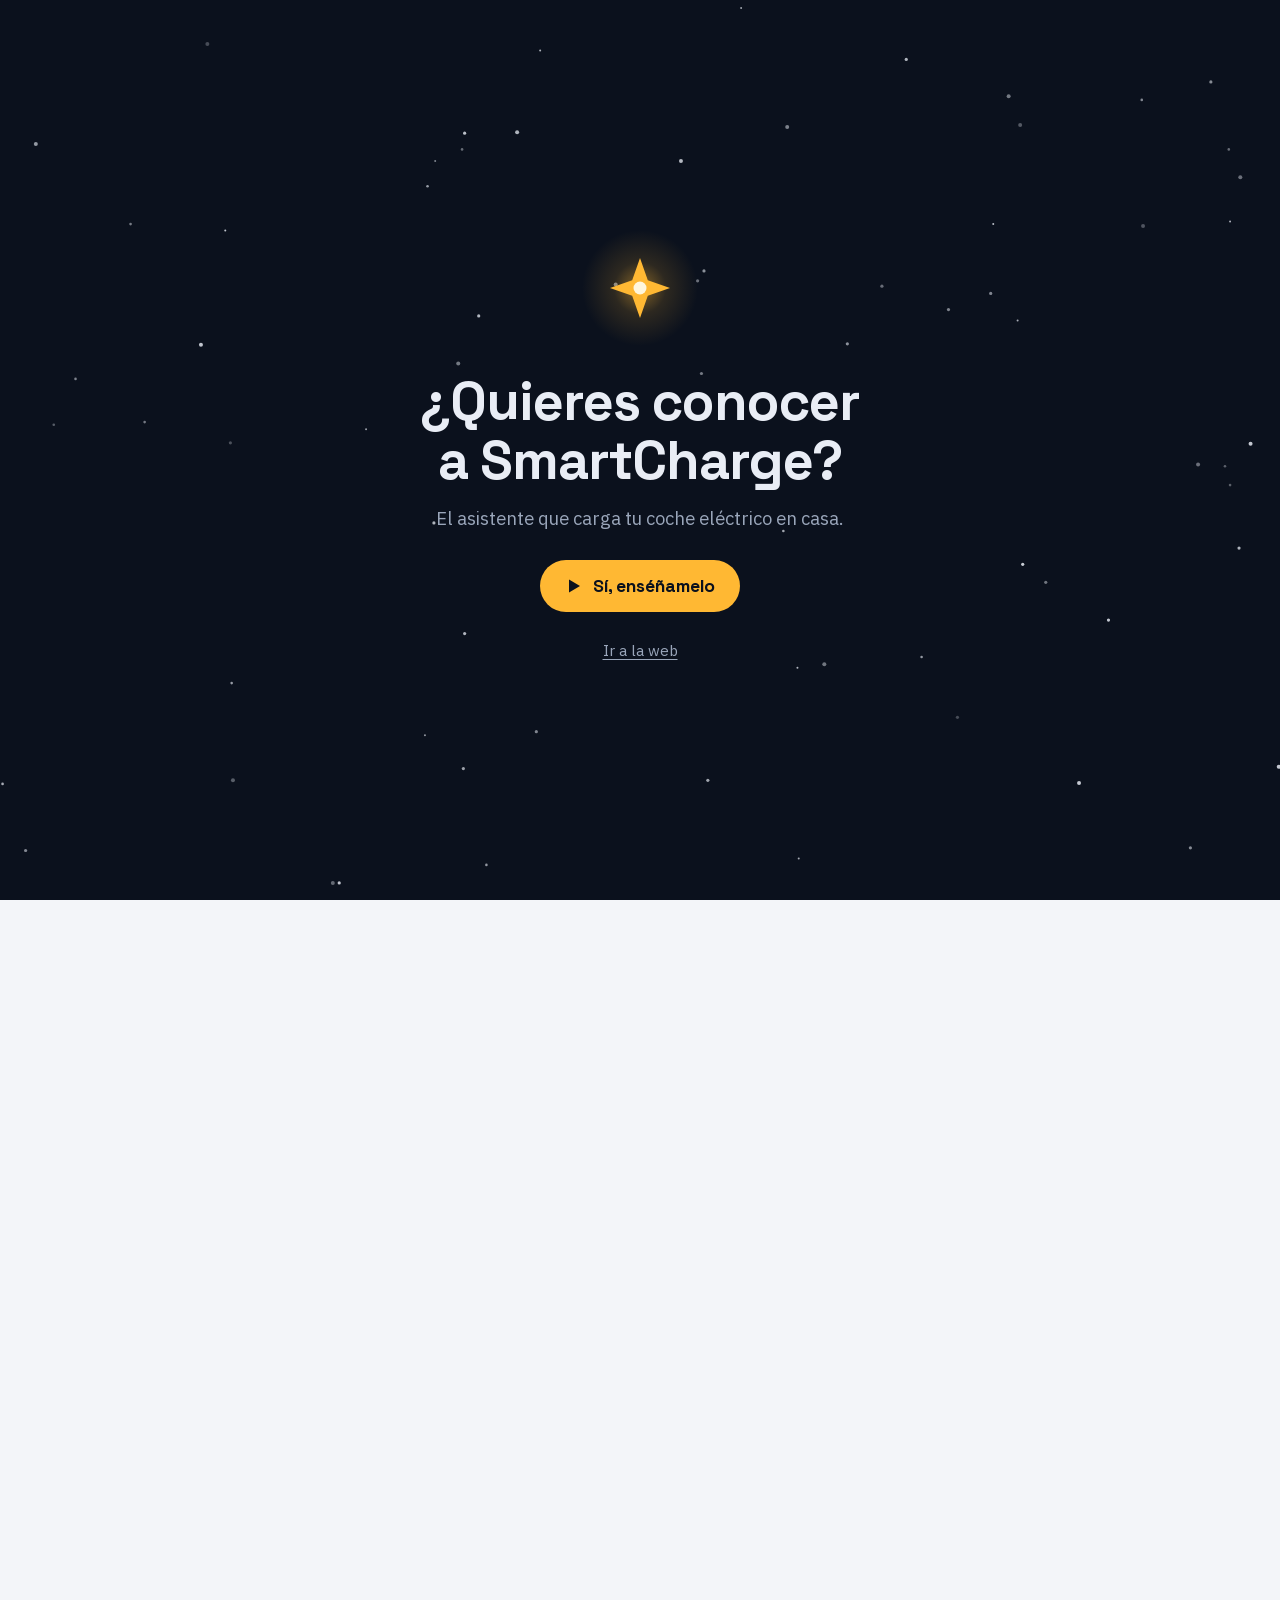
<file: index.html>
<!doctype html>
<html lang="es">
<head>
<meta charset="utf-8">
<meta name="viewport" content="width=device-width, initial-scale=1, viewport-fit=cover">
<title>SmartCharge · Tu coche, listo cuando lo necesitas</title>
<!-- Generated by build-site.py from buca1821/SmartCharge docs/producto/la-idea-de-smartcharge.html.
     Do not edit by hand: change the source page and rebuild. -->
<meta name="description" content="SmartCharge carga tu coche eléctrico en casa: con carga suficiente para tus trayectos, cuidando la batería y en las horas más baratas. De momento, para Tesla.">
<meta name="theme-color" content="#f3f5f9">
<meta name="robots" content="noindex, nofollow">
<meta property="og:type" content="website">
<meta property="og:site_name" content="SmartCharge">
<meta property="og:title" content="SmartCharge · Tu coche, listo cuando lo necesitas">
<meta property="og:description" content="SmartCharge carga tu coche eléctrico en casa: con carga suficiente para tus trayectos, cuidando la batería y en las horas más baratas. De momento, para Tesla.">
<meta property="og:url" content="https://smartchargeapp.com/">
<meta property="og:locale" content="es_ES">
<meta property="og:image" content="https://smartchargeapp.com/og/es.jpg">
<meta property="og:image:width" content="1200">
<meta property="og:image:height" content="630">
<meta name="twitter:card" content="summary_large_image">
<link rel="icon" type="image/png" href="/favicon.png">
<link rel="apple-touch-icon" href="/apple-touch-icon.png">
<link rel="stylesheet" href="/fonts/fonts.css">
<style>
/* Layout: the promise as the title with the short beside it, then what changes with SmartCharge,
   what it does for you (the three wants of the lead, in its order) and what else it does. */
:root {
  --bg: #f3f5f9;
  --panel: #e4e9f1;
  --ink: #131c2b;
  --muted: #586579;
  --soft: #aab4c4;
  --accent: #2347c5;
  --charge: #ffb833;
  --on-accent: #ffffff;
  --display: "Space Grotesk", "Avenir Next", "Segoe UI", sans-serif;
  --text: "IBM Plex Sans", "Helvetica Neue", Arial, sans-serif;
  --mono: "IBM Plex Mono", ui-monospace, Menlo, monospace;
}
@media (prefers-color-scheme: dark) {
  :root:not([data-theme="light"]) {
    --bg: #0b111d; --panel: #151e30; --ink: #e6ebf4; --muted: #9aa6ba; --soft: #4a5873; --accent: #93abff; --on-accent: #0b111d;
    color-scheme: dark;
  }
}
:root[data-theme="dark"] {
  --bg: #0b111d; --panel: #151e30; --ink: #e6ebf4; --muted: #9aa6ba; --soft: #4a5873; --accent: #93abff; --on-accent: #0b111d;
  color-scheme: dark;
}

body {
  background: var(--bg);
  color: var(--ink);
  font-family: var(--text);
  font-size: 1.0625rem;
  line-height: 1.45;
  padding-left: max(16px, env(safe-area-inset-left, 0px));
  padding-right: max(16px, env(safe-area-inset-right, 0px));
  padding-block: 2rem 2.5rem;
}
.page { max-width: 64rem; margin-inline: auto; display: flex; flex-direction: column; gap: 2.5rem; }
h1 {
  font-family: var(--display); font-weight: 700; letter-spacing: -0.02em; line-height: 1.08; margin: 0;
  font-size: clamp(2rem, 4.6vw, 3.1rem); text-wrap: balance;
}
h1 span { display: block; color: var(--accent); }
.head { display: grid; grid-template-columns: minmax(0, 1fr); gap: 1.1rem; }
.lead { margin: 0; font-size: 1.25rem; line-height: 1.4; max-width: 42rem; text-wrap: pretty; }

/* Language switcher: ES · CA · EN, relative links so the three pages open from disk. */
.langs { display: flex; align-items: baseline; gap: 0.4rem; margin: 0; font-family: var(--mono); font-size: 0.75rem; letter-spacing: 0.08em; }
.langs a { color: var(--muted); text-decoration: none; padding: 0.15rem 0.1rem; border-radius: 3px; }
.langs a:hover { color: var(--accent); }
.langs a:focus-visible { outline: 2px solid var(--accent); outline-offset: 2px; }
.langs a[aria-current="page"] { color: var(--ink); font-weight: 500; }
.langs .sep { color: var(--soft); }

.block { display: flex; flex-direction: column; gap: 1rem; }
.block, .try { margin-top: 1.5rem; }
.label { font-family: var(--mono); font-size: 0.8rem; letter-spacing: 0.1em; text-transform: uppercase; color: var(--muted); margin: 0; font-weight: 500; }
.pair { display: grid; grid-template-columns: repeat(2, minmax(0, 1fr)); gap: 3rem 1.5rem; }
.pair > div { display: flex; flex-direction: column; gap: 0.75rem; min-width: 0; }
figure { margin: 0; background: var(--panel); border-radius: 14px; }
figure svg { display: block; width: 100%; height: auto; }
h2 { font-family: var(--display); font-weight: 700; font-size: 1.2rem; line-height: 1.2; margin: 0; text-wrap: balance; }
.txt { display: flex; flex-direction: column; gap: 0.3rem; }
.txt p { margin: 0; color: var(--muted); }

.panels { list-style: none; margin: 0; padding: 0; display: grid; grid-template-columns: repeat(3, minmax(0, 1fr)); gap: 3.5rem 1.5rem; }
/* Two cards the size of the three above them, not two wider ones. */
.panels.two { grid-template-columns: repeat(2, minmax(0, 1fr)); max-width: calc((100% - 3rem) / 3 * 2 + 1.5rem); }
.panels li { display: flex; flex-direction: column; gap: 0.75rem; min-width: 0; }

.who { margin: 0; color: var(--muted); }

/* Invitation to try SmartCharge: the copy of the form and its QR, at the end of the page. */
.try { display: grid; grid-template-columns: minmax(0, 1fr) auto; align-items: center; gap: 1.75rem 2rem; background: var(--panel); border-radius: 14px; padding: 1.5rem 1.75rem; }
.try-copy { display: flex; flex-direction: column; gap: 0.55rem; min-width: 0; }
.try-copy p { margin: 0; color: var(--muted); max-width: 34rem; }
.try-copy .btn { align-self: flex-start; margin-top: 0.4rem; }

/* Call to action: the same form, as a button under the lead and in the invitation. */
.cta { display: flex; flex-wrap: wrap; align-items: center; gap: 0.6rem 1rem; margin: 0; }
.cta span { color: var(--muted); font-size: 0.95rem; }
.btn { display: inline-block; background: var(--accent); color: var(--on-accent); font-family: var(--display); font-weight: 700; font-size: 1rem; line-height: 1.2; padding: 0.7rem 1.2rem; border-radius: 10px; text-decoration: none; }
.btn:hover { filter: brightness(1.08); }
.btn:focus-visible { outline: 2px solid var(--accent); outline-offset: 3px; }
.try-qr { margin: 0; padding: 0.85rem; background: #ffffff; border-radius: 12px; box-shadow: 0 0 0 1px rgba(19, 28, 43, 0.08); justify-self: end; }
.try-qr svg { display: block; width: 12rem; height: 12rem; }
.try-qr figcaption { margin-top: 0.45rem; font-family: var(--mono); font-size: 0.66rem; letter-spacing: 0.08em; text-transform: uppercase; color: #586579; text-align: center; }
@media (max-width: 48rem) { .try { grid-template-columns: minmax(0, 1fr); } .try-qr { justify-self: start; } }

/* The short, from the header: a silent preview that opens the intro's player, with sound.
   Hidden without JavaScript, which is what opens the player. */
.film-thumb { justify-self: start; width: min(100%, 24rem); display: flex; flex-direction: column; margin-top: 0.4rem; padding: 0; border: 1px solid rgba(233, 237, 245, 0.08); border-radius: 14px; overflow: hidden; background: #0b111d; color: #e9edf5; font: inherit; text-align: left; cursor: pointer; }
.film-thumb[hidden] { display: none; }
.film-thumb-media { position: relative; display: block; aspect-ratio: 16 / 9; }
.film-thumb-media video { display: block; width: 100%; height: 100%; object-fit: cover; }
.film-thumb-play { flex: none; width: 2.6rem; height: 2.6rem; display: grid; place-items: center; border-radius: 50%; background: #ffb833; box-shadow: 0 0 0 5px rgba(255, 184, 51, 0.18); transition: transform 0.2s ease; }
.film-thumb-play svg { width: 0.95rem; height: 0.95rem; margin-left: 3px; }
/* The play button sits beside the title, so the preview stays uncovered. */
.film-thumb-txt { display: flex; align-items: center; gap: 0.85rem; padding: 0.8rem 1rem 0.9rem; }
.film-thumb-label { display: flex; flex-direction: column; gap: 0.15rem; min-width: 0; }
.film-thumb-title { font-family: var(--display); font-weight: 700; font-size: 1.05rem; line-height: 1.25; }
.film-thumb-meta { font-family: var(--mono); font-size: 0.75rem; color: #9aa6ba; }
.film-thumb:hover .film-thumb-play { transform: scale(1.07); }
.film-thumb:focus-visible { outline: 2px solid var(--accent); outline-offset: 3px; }
@media (min-width: 56rem) {
  .head.with-film { grid-template-columns: minmax(0, 1fr) 21rem; column-gap: 3rem; }
  .head.with-film > * { grid-column: 1; }
  .head.with-film > .film-thumb { grid-column: 2; grid-row: 2 / span 3; align-self: center; width: 100%; margin-top: 0; }
}
@media (prefers-reduced-motion: reduce) { .film-thumb-play { transition: none; } }

/* Intro: a full-screen invitation to watch the short with sound. Shown once, only with JavaScript.
   An inline script at the top of .page adds html.sc-intro before anything paints. */
.intro { display: none; }
html.sc-intro, html.sc-intro body { overflow: hidden; }
html.sc-intro .page > :not(.intro) { visibility: hidden; }
html.sc-intro .intro { display: flex; position: fixed; inset: 0; z-index: 50; align-items: center; justify-content: center; background: #0b111d; color: #e9edf5; transition: opacity 0.7s ease; }
.intro.is-leaving { opacity: 0; pointer-events: none; }
.intro-sky { position: absolute; inset: 0; width: 100%; height: 100%; }
.intro-start { position: relative; display: flex; flex-direction: column; align-items: center; text-align: center; gap: 1rem; padding: 2rem 1.25rem; max-width: 40rem; transition: opacity 0.4s ease; }
.intro.is-playing .intro-start { opacity: 0; pointer-events: none; }
.intro-spark { width: 7.5rem; height: 7.5rem; margin-bottom: 0.5rem; animation: sc-breathe 2.6s ease-in-out infinite; }
@keyframes sc-breathe { 50% { transform: scale(1.08); } }
.intro-title { margin: 0; font-family: var(--display); font-weight: 700; font-size: clamp(2rem, 6vw, 3.4rem); line-height: 1.08; letter-spacing: -0.02em; text-wrap: balance; color: #e9edf5; }
.intro-sub { margin: 0; color: #9aa6ba; font-size: 1.15rem; text-wrap: balance; }
.intro-play { margin-top: 0.75rem; min-height: 52px; padding: 0 1.6rem; display: inline-flex; align-items: center; gap: 0.6rem; border: 0; border-radius: 999px; background: #ffb833; color: #0b111d; font-family: var(--display); font-weight: 700; font-size: 1.1rem; cursor: pointer; }
.intro-play:hover { filter: brightness(1.06); }
.intro-go { min-height: 44px; padding: 0 0.75rem; border: 0; background: none; color: #9aa6ba; font: inherit; font-size: 0.95rem; text-decoration: underline; text-underline-offset: 3px; cursor: pointer; }
.intro-go:hover { color: #e9edf5; }
.intro-video { position: absolute; inset: 0; width: 100%; height: 100%; object-fit: contain; background: #0b111d; opacity: 0; pointer-events: none; transition: opacity 0.6s ease 0.2s; }
.intro.is-playing .intro-video { opacity: 1; pointer-events: auto; }
/* The player's controls, top right: mute (the sound starts on, since the visitor asked for the film) and skip. */
.intro-controls { position: absolute; top: max(16px, env(safe-area-inset-top, 0px)); right: max(16px, env(safe-area-inset-right, 0px)); display: none; gap: 0.5rem; }
.intro.is-playing .intro-controls { display: flex; }
.intro-mute { width: 44px; height: 44px; padding: 0; display: grid; place-items: center; border: 1px solid #4a5873; border-radius: 50%; background: rgba(11, 17, 29, 0.6); color: #e9edf5; cursor: pointer; }
.intro-mute svg { width: 22px; height: 22px; fill: none; stroke: currentColor; stroke-width: 1.8; stroke-linecap: round; stroke-linejoin: round; }
.intro-mute .spk { fill: currentColor; }
.intro-mute .off, .intro-mute[aria-pressed="true"] .on { display: none; }
.intro-mute[aria-pressed="true"] .off { display: inline; }
.intro-skip { display: inline-flex; align-items: center; min-height: 44px; padding: 0 1rem; border: 1px solid #4a5873; border-radius: 999px; background: rgba(11, 17, 29, 0.6); color: #e9edf5; font: inherit; font-size: 0.95rem; cursor: pointer; }
.intro button:focus-visible { outline: 2px solid #ffb833; outline-offset: 3px; }
@media (prefers-reduced-motion: reduce) { .intro-spark { animation: none; } html.sc-intro .intro, .intro-start, .intro-video { transition: none; } }

/* Living cards: a few seconds of the short, silent, looping only while the card is on screen. */
figure.loop { background: #0b111d; overflow: hidden; aspect-ratio: 240 / 170; }
figure.loop video { display: block; width: 100%; height: 100%; object-fit: cover; }
/* Both images of the pair keep the cards' proportion, so the two columns line up. */
.pair figure { aspect-ratio: 240 / 170; display: flex; align-items: center; overflow: hidden; }

/* The one image with words, drawn in the short's night instead of filmed, so it can be translated.
   Its three messages appear one after another, and stay put with reduced motion. */
figure.night { background: linear-gradient(#0e1630, #18224a 60%, #2a3466); overflow: hidden; }
figure.night .stars circle { fill: #e9edf5; opacity: 0.7; }
figure.night .ln { fill: #0d1424; stroke: #e9edf5; stroke-width: 1.6; }
figure.night text { font-family: var(--display); font-weight: 700; }
figure.night .t-r { font-size: 11.5px; }
figure.night .t-bang { font-size: 12px; }
figure.night text { fill: #e9edf5; }
figure.night .gold { fill: var(--charge); filter: drop-shadow(0 0 3px rgba(255, 184, 51, 0.85)); }
figure.night .warn { fill: #f3e6bd; }
figure.night .t-bang { fill: #0b111d; }
figure.night .msg { animation: sc-msg 9s ease-in-out infinite both; }
figure.night .msg:nth-of-type(3) { animation-delay: 1.1s; }
figure.night .msg:nth-of-type(4) { animation-delay: 2.2s; }
@keyframes sc-msg { 0% { opacity: 0; transform: translateY(6px); } 6% { opacity: 1; transform: none; } 78% { opacity: 1; } 88%, 100% { opacity: 0; } }
@media (prefers-reduced-motion: reduce) { figure.night .msg { animation: none; } }


@media (max-width: 46rem) { .panels { grid-template-columns: repeat(2, minmax(0, 1fr)); } .panels.two { max-width: none; } }
@media (max-width: 40rem) { .pair { grid-template-columns: minmax(0, 1fr); } }
@media (max-width: 30rem) { .panels, .panels.two { grid-template-columns: minmax(0, 1fr); } .panels figure { max-width: 22rem; } }
</style>
</head>
<body>
<div class="page" lang="es">
  <div class="intro" id="sc-intro" role="dialog" aria-modal="true" aria-labelledby="sc-intro-title">
    <svg class="intro-sky" aria-hidden="true"><circle cx="62.3%" cy="74.2%" r="1" fill="#e9edf5" opacity="0.75"/><circle cx="77.6%" cy="24.9%" r="1" fill="#e9edf5" opacity="0.79"/><circle cx="11.3%" cy="46.9%" r="1.3" fill="#e9edf5" opacity="0.48"/><circle cx="10.2%" cy="24.9%" r="1.3" fill="#e9edf5" opacity="0.49"/><circle cx="18.2%" cy="86.7%" r="2" fill="#e9edf5" opacity="0.35"/><circle cx="79.7%" cy="13.9%" r="2" fill="#e9edf5" opacity="0.33"/><circle cx="0.2%" cy="87.1%" r="1.3" fill="#e9edf5" opacity="0.71"/><circle cx="96.0%" cy="16.6%" r="1.3" fill="#e9edf5" opacity="0.42"/><circle cx="96.1%" cy="53.9%" r="1.3" fill="#e9edf5" opacity="0.36"/><circle cx="96.9%" cy="19.7%" r="2" fill="#e9edf5" opacity="0.43"/><circle cx="36.1%" cy="16.6%" r="1.3" fill="#e9edf5" opacity="0.41"/><circle cx="33.2%" cy="81.7%" r="1" fill="#e9edf5" opacity="0.61"/><circle cx="70.8%" cy="6.6%" r="1.6" fill="#e9edf5" opacity="0.74"/><circle cx="48.1%" cy="31.6%" r="2" fill="#e9edf5" opacity="0.53"/><circle cx="17.6%" cy="25.6%" r="1" fill="#e9edf5" opacity="0.82"/><circle cx="35.8%" cy="40.4%" r="2" fill="#e9edf5" opacity="0.47"/><circle cx="57.9%" cy="0.9%" r="1" fill="#e9edf5" opacity="0.67"/><circle cx="62.4%" cy="95.4%" r="1" fill="#e9edf5" opacity="0.70"/><circle cx="93.0%" cy="94.2%" r="1.6" fill="#e9edf5" opacity="0.56"/><circle cx="89.3%" cy="25.1%" r="2" fill="#e9edf5" opacity="0.31"/><circle cx="74.8%" cy="79.7%" r="1.6" fill="#e9edf5" opacity="0.27"/><circle cx="94.6%" cy="9.1%" r="1.6" fill="#e9edf5" opacity="0.56"/><circle cx="36.3%" cy="14.8%" r="1.6" fill="#e9edf5" opacity="0.80"/><circle cx="54.5%" cy="31.2%" r="1.6" fill="#e9edf5" opacity="0.43"/><circle cx="79.9%" cy="62.7%" r="1.6" fill="#e9edf5" opacity="0.85"/><circle cx="16.2%" cy="4.9%" r="2" fill="#e9edf5" opacity="0.27"/><circle cx="74.1%" cy="34.4%" r="1.6" fill="#e9edf5" opacity="0.52"/><circle cx="42.2%" cy="5.6%" r="1" fill="#e9edf5" opacity="0.73"/><circle cx="33.4%" cy="20.7%" r="1.3" fill="#e9edf5" opacity="0.63"/><circle cx="78.8%" cy="10.7%" r="2" fill="#e9edf5" opacity="0.47"/><circle cx="5.9%" cy="42.1%" r="1.3" fill="#e9edf5" opacity="0.52"/><circle cx="99.9%" cy="85.2%" r="2" fill="#e9edf5" opacity="0.83"/><circle cx="68.9%" cy="31.8%" r="1.6" fill="#e9edf5" opacity="0.42"/><circle cx="40.4%" cy="14.7%" r="2" fill="#e9edf5" opacity="0.74"/><circle cx="53.2%" cy="17.9%" r="2" fill="#e9edf5" opacity="0.77"/><circle cx="18.0%" cy="49.2%" r="1.6" fill="#e9edf5" opacity="0.29"/><circle cx="79.5%" cy="35.6%" r="1" fill="#e9edf5" opacity="0.71"/><circle cx="36.3%" cy="70.4%" r="1.6" fill="#e9edf5" opacity="0.75"/><circle cx="26.5%" cy="98.1%" r="1.6" fill="#e9edf5" opacity="0.82"/><circle cx="34.0%" cy="17.9%" r="1" fill="#e9edf5" opacity="0.53"/><circle cx="77.4%" cy="32.6%" r="1.6" fill="#e9edf5" opacity="0.53"/><circle cx="81.7%" cy="64.7%" r="1.6" fill="#e9edf5" opacity="0.46"/><circle cx="64.4%" cy="73.8%" r="2" fill="#e9edf5" opacity="0.46"/><circle cx="84.3%" cy="87.0%" r="2" fill="#e9edf5" opacity="0.84"/><circle cx="95.7%" cy="51.8%" r="1.3" fill="#e9edf5" opacity="0.37"/><circle cx="36.2%" cy="85.4%" r="1.6" fill="#e9edf5" opacity="0.66"/><circle cx="72.0%" cy="73.0%" r="1.3" fill="#e9edf5" opacity="0.62"/><circle cx="93.6%" cy="51.6%" r="2" fill="#e9edf5" opacity="0.43"/><circle cx="55.3%" cy="86.7%" r="1.6" fill="#e9edf5" opacity="0.68"/><circle cx="2.8%" cy="16.0%" r="2" fill="#e9edf5" opacity="0.62"/><circle cx="18.1%" cy="75.9%" r="1.3" fill="#e9edf5" opacity="0.63"/><circle cx="4.2%" cy="47.2%" r="1.3" fill="#e9edf5" opacity="0.35"/><circle cx="89.2%" cy="11.1%" r="1.3" fill="#e9edf5" opacity="0.54"/><circle cx="54.8%" cy="41.5%" r="1.6" fill="#e9edf5" opacity="0.48"/><circle cx="61.2%" cy="59.0%" r="1.3" fill="#e9edf5" opacity="0.68"/><circle cx="37.4%" cy="35.1%" r="1.6" fill="#e9edf5" opacity="0.76"/><circle cx="86.6%" cy="68.9%" r="1.6" fill="#e9edf5" opacity="0.83"/><circle cx="55.0%" cy="30.1%" r="1.6" fill="#e9edf5" opacity="0.58"/><circle cx="33.9%" cy="58.1%" r="1.6" fill="#e9edf5" opacity="0.74"/><circle cx="41.9%" cy="81.3%" r="1.6" fill="#e9edf5" opacity="0.53"/><circle cx="15.7%" cy="38.3%" r="2" fill="#e9edf5" opacity="0.82"/><circle cx="96.8%" cy="60.9%" r="1.6" fill="#e9edf5" opacity="0.74"/><circle cx="66.2%" cy="38.2%" r="1.6" fill="#e9edf5" opacity="0.59"/><circle cx="61.5%" cy="14.1%" r="2" fill="#e9edf5" opacity="0.51"/><circle cx="97.7%" cy="49.3%" r="2" fill="#e9edf5" opacity="0.83"/><circle cx="38.0%" cy="96.1%" r="1.3" fill="#e9edf5" opacity="0.61"/><circle cx="26.0%" cy="98.1%" r="2" fill="#e9edf5" opacity="0.40"/><circle cx="2.0%" cy="94.5%" r="1.6" fill="#e9edf5" opacity="0.55"/><circle cx="28.6%" cy="47.7%" r="1" fill="#e9edf5" opacity="0.65"/><circle cx="96.1%" cy="24.6%" r="1" fill="#e9edf5" opacity="0.72"/></svg>
    <div class="intro-start">
      <svg class="intro-spark" viewBox="-60 -60 120 120" aria-hidden="true"><defs><radialGradient id="intro-halo"><stop offset="0" stop-color="#ffb833" stop-opacity="0.5"/><stop offset="0.45" stop-color="#ffb833" stop-opacity="0.14"/><stop offset="1" stop-color="#ffb833" stop-opacity="0"/></radialGradient></defs><circle r="58" fill="url(#intro-halo)"/><path d="M0 -30 L7.8 -7.8 L30 0 L7.8 7.8 L0 30 L-7.8 7.8 L-30 0 L-7.8 -7.8 Z" fill="#ffb833"/><circle r="6.5" fill="#fff6dd"/></svg>
      <h2 class="intro-title" id="sc-intro-title">¿Quieres conocer a SmartCharge?</h2>
      <p class="intro-sub">El asistente que carga tu coche eléctrico en casa.</p>
      <button type="button" class="intro-play" id="sc-intro-play"><svg width="18" height="18" viewBox="0 0 18 18" aria-hidden="true"><path d="M4 2.5 L15 9 L4 15.5 Z" fill="currentColor"/></svg>Sí, enséñamelo</button>
      <button type="button" class="intro-go" id="sc-intro-go">Ir a la web</button>
    </div>
    <video class="intro-video" id="sc-intro-video" playsinline preload="none" data-wide="/media/corto-es.mp4" data-tall="/media/corto-es-vertical.mp4" aria-labelledby="sc-intro-title"></video>
    <div class="intro-controls">
      <button type="button" class="intro-mute" id="sc-intro-mute" aria-pressed="false" aria-label="Silenciar"><svg viewBox="0 0 24 24" aria-hidden="true"><path class="spk" d="M4 9.5h3.5L12 5.5v13L7.5 14.5H4z"/><path class="on" d="M15.5 9a4 4 0 0 1 0 6M18 6.5a7.5 7.5 0 0 1 0 11"/><path class="off" d="M16 9.5l5 5M21 9.5l-5 5"/></svg></button>
      <button type="button" class="intro-skip" id="sc-intro-skip">Saltar</button>
    </div>
  </div>
  <script>/* Once per browser; a link ending in #intro always shows it. */ try { if (location.hash === '#intro' || !localStorage.getItem('sc-intro-visto')) { document.documentElement.classList.add('sc-intro'); } } catch (e) { document.documentElement.classList.add('sc-intro'); }</script>
  <header class="head">
    <nav class="langs" aria-label="Idioma de la página">
      <a href="/" hreflang="es" lang="es" aria-current="page">ES</a>
      <span class="sep" aria-hidden="true">·</span>
      <a href="/ca/" hreflang="ca" lang="ca">CA</a>
      <span class="sep" aria-hidden="true">·</span>
      <a href="/en/" hreflang="en" lang="en">EN</a>
    </nav>
    <h1>Tu coche, listo cuando lo necesitas. <span>SmartCharge, tu asistente de carga.</span></h1>
    <p class="lead">Si cargas tu coche eléctrico en casa, quieres tres cosas: autonomía de sobra para usarlo, cuidar la batería y pagar lo menos posible. Hoy, conseguir las tres depende de ti.</p>
    <p class="cta"><a class="btn" href="https://docs.google.com/forms/d/e/1FAIpQLSegVBkytMitAPOmX4jONG4cud7cyW_b4FZg2fkfhePeDCZXfw/viewform" target="_blank" rel="noopener">Quiero probarla</a><span>De momento, para Tesla.</span></p>
    <!-- The short film, its preview and the card loops live in the site repository, under /media/,
         committed by hand like the icons: build-site.py does not copy them. Opened from disk, no video plays. -->
    <button type="button" class="film-thumb" id="sc-film-open" hidden>
      <span class="film-thumb-media">
        <video muted loop playsinline preload="none" poster="/media/corto-avance.jpg" data-src="/media/corto-avance.mp4" aria-hidden="true"></video>
      </span>
      <span class="film-thumb-txt">
        <span class="film-thumb-play" aria-hidden="true"><svg viewBox="0 0 18 18"><path d="M4 2.5 L15 9 L4 15.5 Z" fill="#0b111d"/></svg></span>
        <span class="film-thumb-label">
          <span class="film-thumb-title">Una noche con SmartCharge</span>
          <span class="film-thumb-meta">El corto · 1 min</span>
        </span>
      </span>
    </button>
  </header>

  <section class="block">
    <p class="label">Lo que cambia</p>
    <div class="pair">
      <div>
        <figure class="loop" role="img" aria-label="Una persona mira el móvil, dudando, y mueve a mano tres ajustes: la carga, las horas y el precio.">
          <video muted loop playsinline preload="none" poster="/media/loop-sin.jpg" data-src="/media/loop-sin.mp4" aria-hidden="true"></video>
        </figure>
        <div class="txt">
          <h2>Sin SmartCharge</h2>
          <p>Tu coche y tu cargador te dan un planificador. Lo ajustas a mano, o lo configuras una vez y carga siempre hasta el mismo nivel, lo necesites o no. Cuidar la batería y buscar las horas baratas sigue dependiendo de ti.</p>
        </div>
      </div>
      <div>
        <figure class="loop" role="img" aria-label="Una persona enchufa el coche al cargador de casa, de noche.">
          <video muted loop playsinline preload="none" poster="/media/loop-enchufar.jpg" data-src="/media/loop-enchufar.mp4" aria-hidden="true"></video>
        </figure>
        <div class="txt">
          <h2>Con SmartCharge</h2>
          <p>La primera vez le dices qué días usas el coche, a qué hora sales y cuántos kilómetros haces un día normal. Desde entonces, enchufas al llegar y no haces nada más: SmartCharge decide cuánto cargar, hasta qué nivel y a qué horas. Por ejemplo, si llegas con el 35 %, carga de madrugada en las horas más baratas y sales con lo que necesitas para tus trayectos, más un margen. Si llegas con el 55 % y mañana solo vas a hacer 40 km, no carga.</p>
        </div>
      </div>
    </div>
  </section>

  <section class="block">
    <p class="label">Lo que hace por ti</p>
    <ol class="panels">
      <li>
        <figure class="loop" role="img" aria-label="La chispa dibuja la batería, traza el trayecto de mañana de casa al trabajo y marca la carga que falta, con margen.">
          <video muted loop playsinline preload="none" poster="/media/loop-suficiente.jpg" data-src="/media/loop-suficiente.mp4" aria-hidden="true"></video>
        </figure>
        <div class="txt">
          <h2>Siempre con carga suficiente</h2>
          <p>Sales de casa con carga para los trayectos de ese día y con un margen de sobra, para que uses el coche con confianza. No carga siempre lo mismo: la carga se ajusta a lo que vas a necesitar cada día.</p>
        </div>
      </li>
      <li>
        <figure class="loop" role="img" aria-label="Una batería a lo largo de un día: de noche carga hasta su zona recomendada y no pasa de ahí; de día baja con el uso.">
          <video muted loop playsinline preload="none" poster="/media/loop-bateria.jpg" data-src="/media/loop-bateria.mp4" aria-hidden="true"></video>
        </figure>
        <div class="txt">
          <h2>Cuida la batería</h2>
          <p>Cada tipo de batería tiene su forma de cargarse para que dure más. SmartCharge la cuida por ti, sin que tengas que conocer esos cuidados ni acordarte de ellos: carga lo que necesitas dentro de los márgenes recomendados para tu batería y no la deja llena más tiempo del necesario.</p>
        </div>
      </li>
      <li>
        <figure class="loop" role="img" aria-label="El precio de la electricidad hora a hora. La carga cae en las horas más baratas.">
          <video muted loop playsinline preload="none" poster="/media/loop-baratas.jpg" data-src="/media/loop-baratas.mp4" aria-hidden="true"></video>
        </figure>
        <div class="txt">
          <h2>Elige las horas más baratas</h2>
          <p>En muchas tarifas la electricidad cuesta menos a unas horas que a otras. Siempre que es posible, SmartCharge carga tu coche en las horas más baratas de tu tarifa, sin que tengas que consultarlas. Lo primero sigue siendo que el coche esté listo cuando lo necesitas.</p>
        </div>
      </li>
    </ol>
  </section>

  <section class="block">
    <p class="label">Y además</p>
    <ol class="panels two">
      <li>
        <figure class="loop" role="img" aria-label="Una persona deja una maleta junto al coche. Al amanecer, la batería está completa.">
          <video muted loop playsinline preload="none" poster="/media/loop-viaje.jpg" data-src="/media/loop-viaje.mp4" aria-hidden="true"></video>
        </figure>
        <div class="txt">
          <h2>Se adapta a tus planes</h2>
          <p>Tus días no son todos iguales, y SmartCharge se adapta cuando tus planes cambian. Por ejemplo, si vas a hacer un viaje, le dices qué día sales y a qué hora, y ese día tienes la batería completa.</p>
        </div>
      </li>
      <li>
        <figure class="night">
          <svg viewBox="0 0 240 170" role="img" aria-label="Tres mensajes de SmartCharge: «Hoy no cargo. Tienes batería para mañana», «Cargo de madrugada: son las horas más baratas» y el aviso «Enchufa el coche hoy: mañana necesitas más carga».">
            <g class="stars" aria-hidden="true"><circle cx="14" cy="8" r="0.8"/><circle cx="60" cy="6" r="0.6"/><circle cx="118" cy="9" r="0.9"/><circle cx="176" cy="5" r="0.7"/><circle cx="232" cy="10" r="0.8"/><circle cx="236" cy="64" r="0.6"/><circle cx="4" cy="110" r="0.7"/><circle cx="236" cy="160" r="0.8"/><circle cx="6" cy="164" r="0.6"/></g>
            <g class="msg">
              <rect class="ln" x="10" y="12" width="220" height="42" rx="12"/>
              <path class="gold" d="M27 25 L29.2 30.8 L35 33 L29.2 35.2 L27 41 L24.8 35.2 L19 33 L24.8 30.8 Z"/>
              <text class="t-r" x="44" y="30">Hoy no cargo.</text>
              <text class="t-r" x="44" y="45">Tienes batería para mañana.</text>
            </g>
            <g class="msg">
              <rect class="ln" x="10" y="64" width="220" height="42" rx="12"/>
              <path class="gold" d="M27 77 L29.2 82.8 L35 85 L29.2 87.2 L27 93 L24.8 87.2 L19 85 L24.8 82.8 Z"/>
              <text class="t-r" x="44" y="82">Cargo de madrugada:</text>
              <text class="t-r" x="44" y="97">son las horas más baratas.</text>
            </g>
            <g class="msg">
              <rect class="ln" x="10" y="116" width="220" height="42" rx="12"/>
              <circle class="warn" cx="27" cy="137" r="9"/>
              <text class="t-bang" x="27" y="141.5" text-anchor="middle">!</text>
              <text class="t-r" x="44" y="134">Enchufa el coche hoy:</text>
              <text class="t-r" x="44" y="149">mañana necesitas más carga.</text>
            </g>
          </svg>
        </figure>
        <div class="txt">
          <h2>Te explica cada decisión</h2>
          <p>Siempre puedes saber cuánta carga va a tener tu coche y por qué. Si un día el coche no va a estar listo a la hora que lo necesitas, SmartCharge te avisa con tiempo para que puedas reaccionar.</p>
        </div>
      </li>
    </ol>
  </section>

  <!-- The link is the public response URL of the form, not the editor URL: a QR with the editor
       URL would let anyone open the form for editing. The QR below encodes this same URL;
       regenerate it (error correction M) if the URL ever changes. This page and its two
       translations are published at https://smartchargeapp.com/ by
       .github/workflows/publish-site.yml. -->
  <section class="try">
    <div class="try-copy">
      <h2>Quiero probarla</h2>
      <p>Déjanos tu contacto y te avisaremos cuando puedas probarla. Usaremos estos datos solo para eso.</p>
      <p>Empezamos con Tesla. Si tienes otro coche, apúntate igualmente: nos ayuda a decidir el siguiente.</p>
      <a class="btn" href="https://docs.google.com/forms/d/e/1FAIpQLSegVBkytMitAPOmX4jONG4cud7cyW_b4FZg2fkfhePeDCZXfw/viewform" target="_blank" rel="noopener">Apuntarme</a>
    </div>
    <figure class="try-qr">
      <svg viewBox="0 0 49 49" shape-rendering="crispEdges" role="img" aria-label="Código QR del formulario para probar SmartCharge">
        <rect width="49" height="49" fill="#ffffff"/>
        <path fill="#131c2b" d="M4 4h7v1h-7zM12 4h3v1h-3zM19 4h2v1h-2zM22 4h1v1h-1zM25 4h8v1h-8zM36 4h1v1h-1zM38 4h7v1h-7zM4 5h1v1h-1zM10 5h1v1h-1zM14 5h3v1h-3zM18 5h1v1h-1zM22 5h3v1h-3zM26 5h1v1h-1zM28 5h2v1h-2zM32 5h2v1h-2zM35 5h1v1h-1zM38 5h1v1h-1zM44 5h1v1h-1zM4 6h1v1h-1zM6 6h3v1h-3zM10 6h1v1h-1zM13 6h3v1h-3zM17 6h7v1h-7zM25 6h1v1h-1zM30 6h1v1h-1zM33 6h1v1h-1zM35 6h2v1h-2zM38 6h1v1h-1zM40 6h3v1h-3zM44 6h1v1h-1zM4 7h1v1h-1zM6 7h3v1h-3zM10 7h1v1h-1zM12 7h2v1h-2zM16 7h1v1h-1zM18 7h2v1h-2zM21 7h1v1h-1zM25 7h3v1h-3zM29 7h4v1h-4zM34 7h1v1h-1zM38 7h1v1h-1zM40 7h3v1h-3zM44 7h1v1h-1zM4 8h1v1h-1zM6 8h3v1h-3zM10 8h1v1h-1zM12 8h5v1h-5zM21 8h1v1h-1zM29 8h1v1h-1zM32 8h1v1h-1zM35 8h1v1h-1zM38 8h1v1h-1zM40 8h3v1h-3zM44 8h1v1h-1zM4 9h1v1h-1zM10 9h1v1h-1zM12 9h1v1h-1zM14 9h1v1h-1zM16 9h2v1h-2zM20 9h2v1h-2zM23 9h1v1h-1zM26 9h1v1h-1zM28 9h1v1h-1zM32 9h1v1h-1zM35 9h1v1h-1zM38 9h1v1h-1zM44 9h1v1h-1zM4 10h7v1h-7zM12 10h1v1h-1zM14 10h1v1h-1zM16 10h1v1h-1zM18 10h1v1h-1zM20 10h1v1h-1zM22 10h1v1h-1zM24 10h1v1h-1zM26 10h1v1h-1zM28 10h1v1h-1zM30 10h1v1h-1zM32 10h1v1h-1zM34 10h1v1h-1zM36 10h1v1h-1zM38 10h7v1h-7zM12 11h3v1h-3zM16 11h3v1h-3zM20 11h3v1h-3zM24 11h2v1h-2zM28 11h1v1h-1zM30 11h4v1h-4zM4 12h1v1h-1zM8 12h1v1h-1zM10 12h4v1h-4zM15 12h3v1h-3zM21 12h1v1h-1zM24 12h2v1h-2zM28 12h1v1h-1zM33 12h1v1h-1zM35 12h7v1h-7zM44 12h1v1h-1zM4 13h1v1h-1zM7 13h3v1h-3zM11 13h1v1h-1zM14 13h2v1h-2zM21 13h2v1h-2zM24 13h1v1h-1zM27 13h1v1h-1zM30 13h3v1h-3zM34 13h1v1h-1zM38 13h4v1h-4zM44 13h1v1h-1zM4 14h3v1h-3zM8 14h1v1h-1zM10 14h1v1h-1zM12 14h3v1h-3zM17 14h2v1h-2zM20 14h2v1h-2zM24 14h1v1h-1zM26 14h2v1h-2zM30 14h3v1h-3zM34 14h1v1h-1zM36 14h1v1h-1zM38 14h2v1h-2zM44 14h1v1h-1zM4 15h1v1h-1zM11 15h1v1h-1zM13 15h2v1h-2zM17 15h1v1h-1zM19 15h4v1h-4zM24 15h5v1h-5zM33 15h1v1h-1zM35 15h4v1h-4zM41 15h1v1h-1zM43 15h2v1h-2zM4 16h5v1h-5zM10 16h1v1h-1zM13 16h1v1h-1zM16 16h1v1h-1zM20 16h2v1h-2zM24 16h6v1h-6zM31 16h1v1h-1zM36 16h2v1h-2zM44 16h1v1h-1zM4 17h1v1h-1zM6 17h4v1h-4zM13 17h1v1h-1zM15 17h2v1h-2zM23 17h1v1h-1zM27 17h1v1h-1zM29 17h1v1h-1zM31 17h2v1h-2zM34 17h1v1h-1zM40 17h1v1h-1zM5 18h1v1h-1zM10 18h1v1h-1zM13 18h1v1h-1zM17 18h1v1h-1zM19 18h2v1h-2zM22 18h2v1h-2zM25 18h1v1h-1zM27 18h1v1h-1zM29 18h1v1h-1zM31 18h1v1h-1zM33 18h2v1h-2zM37 18h3v1h-3zM41 18h1v1h-1zM44 18h1v1h-1zM4 19h1v1h-1zM6 19h1v1h-1zM8 19h1v1h-1zM11 19h2v1h-2zM15 19h1v1h-1zM18 19h1v1h-1zM20 19h2v1h-2zM23 19h4v1h-4zM30 19h4v1h-4zM41 19h1v1h-1zM43 19h2v1h-2zM4 20h4v1h-4zM10 20h1v1h-1zM12 20h1v1h-1zM16 20h2v1h-2zM19 20h3v1h-3zM26 20h1v1h-1zM28 20h1v1h-1zM31 20h3v1h-3zM36 20h1v1h-1zM39 20h1v1h-1zM8 21h1v1h-1zM12 21h3v1h-3zM18 21h1v1h-1zM21 21h2v1h-2zM24 21h1v1h-1zM27 21h1v1h-1zM29 21h1v1h-1zM31 21h1v1h-1zM34 21h2v1h-2zM37 21h4v1h-4zM44 21h1v1h-1zM4 22h1v1h-1zM7 22h1v1h-1zM9 22h4v1h-4zM14 22h1v1h-1zM20 22h1v1h-1zM22 22h1v1h-1zM24 22h9v1h-9zM34 22h1v1h-1zM39 22h1v1h-1zM41 22h2v1h-2zM44 22h1v1h-1zM5 23h2v1h-2zM8 23h1v1h-1zM12 23h1v1h-1zM14 23h1v1h-1zM18 23h1v1h-1zM20 23h1v1h-1zM23 23h4v1h-4zM28 23h1v1h-1zM30 23h2v1h-2zM33 23h4v1h-4zM39 23h1v1h-1zM41 23h1v1h-1zM43 23h1v1h-1zM8 24h4v1h-4zM13 24h1v1h-1zM15 24h1v1h-1zM17 24h2v1h-2zM23 24h2v1h-2zM27 24h1v1h-1zM32 24h3v1h-3zM37 24h1v1h-1zM40 24h2v1h-2zM6 25h2v1h-2zM9 25h1v1h-1zM13 25h5v1h-5zM20 25h1v1h-1zM22 25h2v1h-2zM25 25h1v1h-1zM30 25h1v1h-1zM32 25h3v1h-3zM36 25h1v1h-1zM38 25h3v1h-3zM42 25h1v1h-1zM44 25h1v1h-1zM5 26h2v1h-2zM10 26h8v1h-8zM22 26h1v1h-1zM27 26h6v1h-6zM34 26h1v1h-1zM36 26h2v1h-2zM41 26h1v1h-1zM44 26h1v1h-1zM7 27h1v1h-1zM9 27h1v1h-1zM15 27h3v1h-3zM20 27h2v1h-2zM24 27h3v1h-3zM28 27h1v1h-1zM30 27h8v1h-8zM41 27h1v1h-1zM4 28h1v1h-1zM7 28h9v1h-9zM17 28h2v1h-2zM21 28h1v1h-1zM23 28h4v1h-4zM28 28h1v1h-1zM33 28h1v1h-1zM36 28h2v1h-2zM39 28h1v1h-1zM42 28h1v1h-1zM5 29h3v1h-3zM9 29h1v1h-1zM12 29h1v1h-1zM18 29h3v1h-3zM22 29h1v1h-1zM25 29h1v1h-1zM27 29h1v1h-1zM29 29h3v1h-3zM34 29h1v1h-1zM36 29h1v1h-1zM40 29h1v1h-1zM42 29h1v1h-1zM44 29h1v1h-1zM4 30h2v1h-2zM8 30h7v1h-7zM17 30h3v1h-3zM21 30h2v1h-2zM24 30h1v1h-1zM26 30h4v1h-4zM31 30h1v1h-1zM33 30h1v1h-1zM36 30h4v1h-4zM44 30h1v1h-1zM4 31h1v1h-1zM7 31h2v1h-2zM12 31h1v1h-1zM14 31h1v1h-1zM16 31h1v1h-1zM19 31h1v1h-1zM21 31h1v1h-1zM23 31h3v1h-3zM28 31h1v1h-1zM30 31h1v1h-1zM32 31h5v1h-5zM39 31h3v1h-3zM43 31h1v1h-1zM5 32h1v1h-1zM8 32h1v1h-1zM10 32h3v1h-3zM14 32h1v1h-1zM17 32h2v1h-2zM25 32h2v1h-2zM37 32h1v1h-1zM43 32h1v1h-1zM4 33h1v1h-1zM6 33h1v1h-1zM8 33h1v1h-1zM11 33h2v1h-2zM14 33h1v1h-1zM16 33h4v1h-4zM21 33h4v1h-4zM26 33h2v1h-2zM30 33h3v1h-3zM34 33h2v1h-2zM37 33h1v1h-1zM39 33h5v1h-5zM7 34h4v1h-4zM14 34h1v1h-1zM19 34h1v1h-1zM24 34h1v1h-1zM27 34h2v1h-2zM31 34h2v1h-2zM37 34h1v1h-1zM40 34h3v1h-3zM44 34h1v1h-1zM7 35h2v1h-2zM11 35h1v1h-1zM16 35h1v1h-1zM20 35h3v1h-3zM25 35h2v1h-2zM28 35h1v1h-1zM30 35h1v1h-1zM33 35h3v1h-3zM37 35h1v1h-1zM40 35h1v1h-1zM44 35h1v1h-1zM4 36h3v1h-3zM9 36h2v1h-2zM12 36h2v1h-2zM15 36h2v1h-2zM18 36h2v1h-2zM21 36h1v1h-1zM23 36h2v1h-2zM26 36h2v1h-2zM29 36h1v1h-1zM33 36h1v1h-1zM36 36h6v1h-6zM12 37h1v1h-1zM14 37h4v1h-4zM20 37h1v1h-1zM22 37h1v1h-1zM25 37h2v1h-2zM29 37h1v1h-1zM31 37h3v1h-3zM35 37h2v1h-2zM40 37h1v1h-1zM43 37h2v1h-2zM4 38h7v1h-7zM12 38h3v1h-3zM16 38h3v1h-3zM20 38h2v1h-2zM27 38h5v1h-5zM34 38h1v1h-1zM36 38h1v1h-1zM38 38h1v1h-1zM40 38h2v1h-2zM44 38h1v1h-1zM4 39h1v1h-1zM10 39h1v1h-1zM13 39h1v1h-1zM16 39h1v1h-1zM18 39h6v1h-6zM26 39h1v1h-1zM28 39h1v1h-1zM31 39h1v1h-1zM33 39h4v1h-4zM40 39h2v1h-2zM4 40h1v1h-1zM6 40h3v1h-3zM10 40h1v1h-1zM12 40h1v1h-1zM15 40h2v1h-2zM20 40h1v1h-1zM22 40h1v1h-1zM26 40h1v1h-1zM28 40h1v1h-1zM32 40h2v1h-2zM35 40h6v1h-6zM42 40h3v1h-3zM4 41h1v1h-1zM6 41h3v1h-3zM10 41h1v1h-1zM13 41h1v1h-1zM15 41h1v1h-1zM18 41h4v1h-4zM27 41h1v1h-1zM30 41h3v1h-3zM39 41h1v1h-1zM41 41h2v1h-2zM44 41h1v1h-1zM4 42h1v1h-1zM6 42h3v1h-3zM10 42h1v1h-1zM13 42h1v1h-1zM17 42h6v1h-6zM24 42h1v1h-1zM26 42h6v1h-6zM35 42h3v1h-3zM44 42h1v1h-1zM4 43h1v1h-1zM10 43h1v1h-1zM15 43h1v1h-1zM18 43h2v1h-2zM25 43h1v1h-1zM27 43h2v1h-2zM30 43h5v1h-5zM36 43h1v1h-1zM38 43h2v1h-2zM41 43h1v1h-1zM43 43h2v1h-2zM4 44h7v1h-7zM12 44h4v1h-4zM17 44h2v1h-2zM22 44h1v1h-1zM24 44h3v1h-3zM28 44h1v1h-1zM31 44h3v1h-3zM35 44h3v1h-3zM39 44h3v1h-3zM43 44h1v1h-1z"/>
      </svg>
      <figcaption>Escanea el QR</figcaption>
    </figure>
  </section>

  <p class="who">Para coches eléctricos y cargadores compatibles con la app. Lo que SmartCharge puede hacer por ti depende del coche y del cargador que tengas.</p>
</div>

<script>
/* The player of the short: the intro on a first visit, and the header's preview on any visit.
   Video with sound on the visitor's click, the right shape for the screen; the intro is gone for good once seen. */
(function () {
  var root = document.documentElement;
  var box = document.getElementById('sc-intro');
  if (!box) { return; }
  var video = document.getElementById('sc-intro-video');
  var thumb = document.getElementById('sc-film-open');
  var panel = box.querySelector('.intro-start');
  var opener = null;
  var closing = false;
  function start() {
    if (closing) { return; }
    var tall = window.innerHeight > window.innerWidth;
    video.src = video.getAttribute(tall ? 'data-tall' : 'data-wide');
    video.style.objectPosition = tall ? '50% 70%' : '50% 50%';  /* on a long phone the spare room goes above, into the night sky */
    box.classList.add('is-playing');
    panel.inert = true;  /* the invitation is invisible under the film: keep it out of reach of Tab and screen readers */
    var started = video.play();
    if (started && started.catch) { started.catch(function () { video.controls = true; }); }
    document.getElementById('sc-intro-skip').focus();
  }
  function close() {
    if (closing) { return; }
    closing = true;
    try { localStorage.setItem('sc-intro-visto', '1'); } catch (e) {}
    try { video.pause(); } catch (e) {}
    box.classList.add('is-leaving');
    setTimeout(function () {
      root.classList.remove('sc-intro');
      box.classList.remove('is-leaving', 'is-playing');
      panel.inert = false;
      video.pause();
      video.removeAttribute('src');
      video.load();  /* removing src alone does not stop a playing video */
      video.controls = false;
      closing = false;
      document.dispatchEvent(new Event('sc-intro-closed'));
      if (opener) {
        opener.focus({ preventScroll: true });
        opener = null;
      } else {
        window.scrollTo(0, 0);
        var h1 = document.querySelector('h1');
        if (h1) { h1.setAttribute('tabindex', '-1'); h1.focus({ preventScroll: true }); }
      }
    }, 700);
  }
  if (thumb) {
    thumb.hidden = false;
    thumb.parentElement.classList.add('with-film');
    thumb.addEventListener('click', function () {
      opener = thumb;
      var preview = thumb.querySelector('video');
      if (preview) { preview.pause(); }
      document.querySelectorAll('figure.loop video').forEach(function (v) { v.pause(); });
      root.classList.add('sc-intro');
      start();
    });
  }
  document.getElementById('sc-intro-play').addEventListener('click', start);
  document.getElementById('sc-intro-go').addEventListener('click', close);
  document.getElementById('sc-intro-skip').addEventListener('click', close);
  var mute = document.getElementById('sc-intro-mute');
  mute.addEventListener('click', function () { video.muted = !video.muted; });
  video.addEventListener('volumechange', function () {
    mute.setAttribute('aria-pressed', video.muted ? 'true' : 'false');
  });
  video.addEventListener('ended', close);
  document.addEventListener('keydown', function (e) {
    if (e.key === 'Escape' && root.classList.contains('sc-intro')) { close(); }
  });
})();
</script>
<script>
/* Living images: load and play each loop, and the header's preview, only while it is on screen,
   never behind the player or with reduced motion. */
(function () {
  var videos = document.querySelectorAll('figure.loop video, .film-thumb video');
  if (!videos.length || !('IntersectionObserver' in window)) { return; }
  if (window.matchMedia && window.matchMedia('(prefers-reduced-motion: reduce)').matches) { return; }
  var root = document.documentElement;
  var io = new IntersectionObserver(function (entries) {
    entries.forEach(function (e) {
      var v = e.target;
      if (e.isIntersecting && !root.classList.contains('sc-intro')) {
        if (!v.getAttribute('src')) { v.src = v.getAttribute('data-src'); }
        var p = v.play();
        if (p && p.catch) { p.catch(function () {}); }
      } else {
        v.pause();
      }
    });
  }, { threshold: 0.5 });
  videos.forEach(function (v) { io.observe(v); });
  document.addEventListener('sc-intro-closed', function () {
    videos.forEach(function (v) { io.unobserve(v); io.observe(v); });
  });
})();
</script>
</body>
</html>
</file>
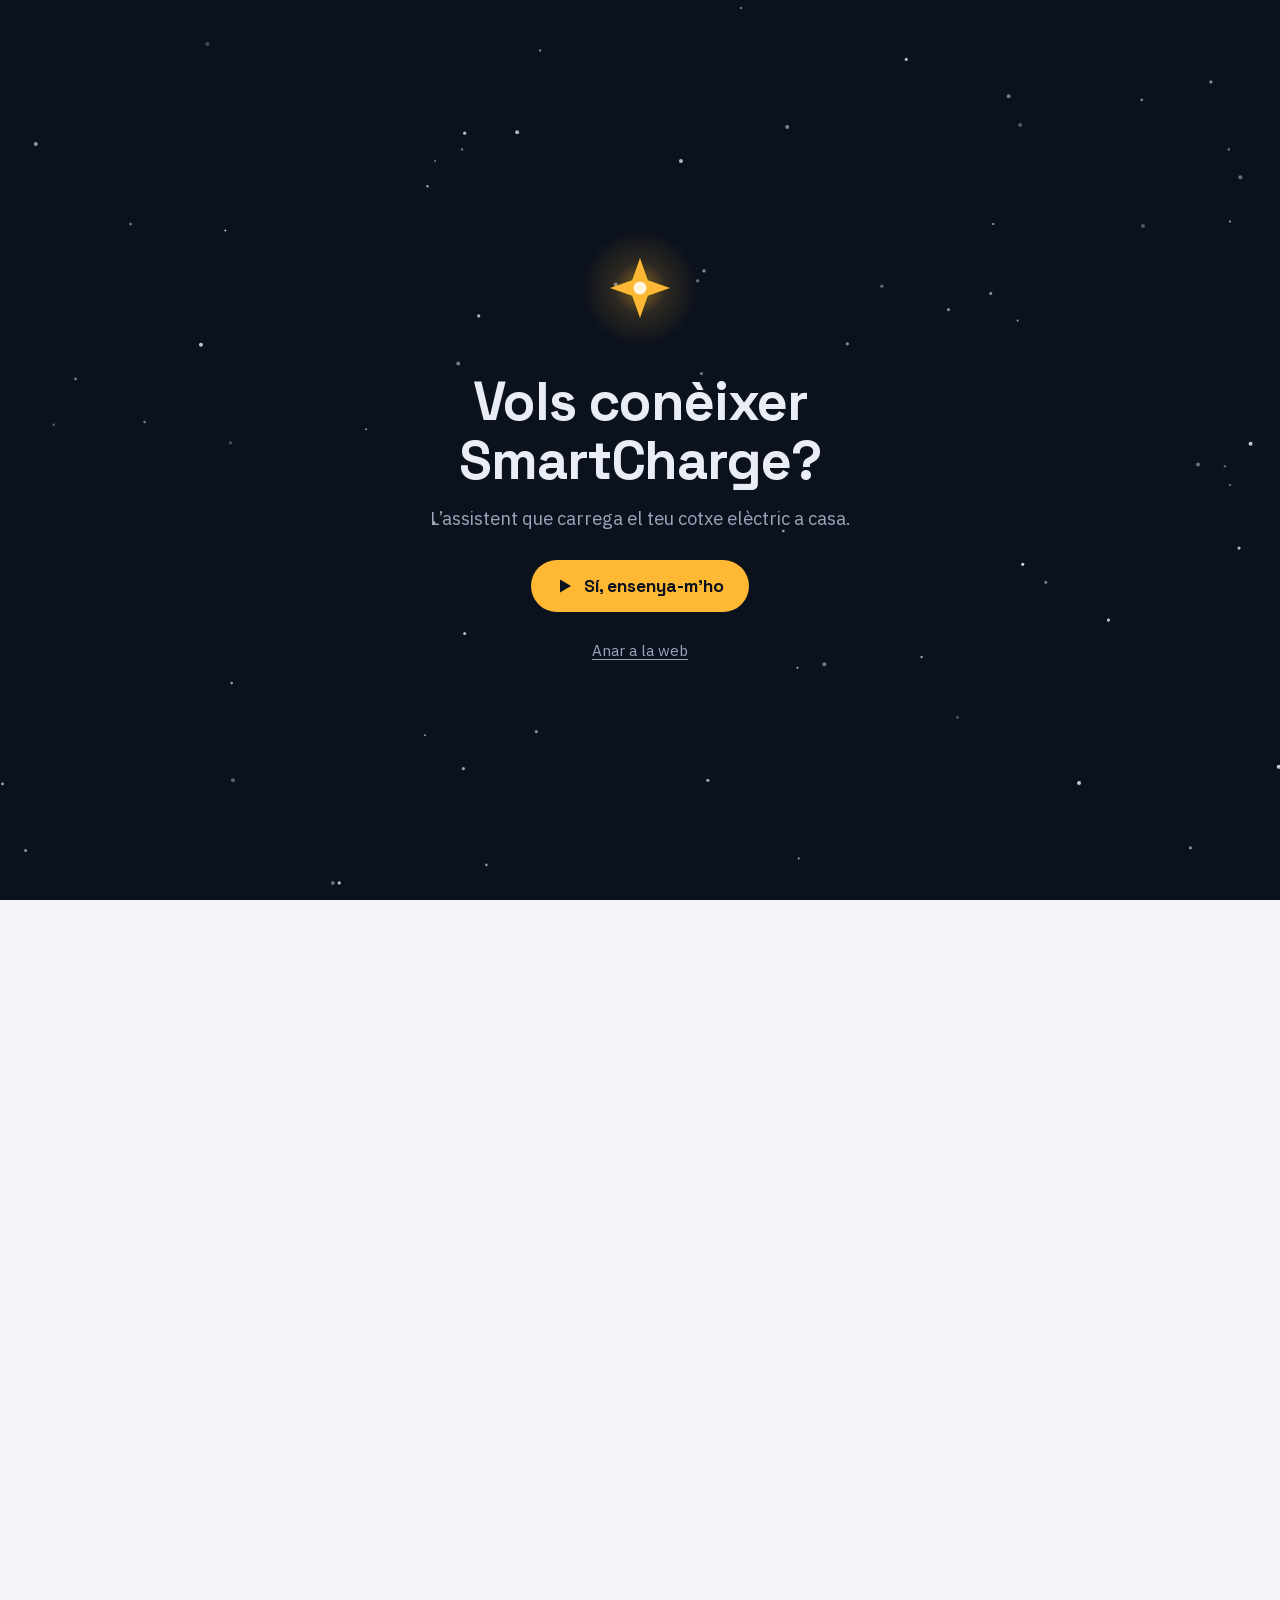
<file: ca/index.html>
<!doctype html>
<html lang="ca">
<head>
<meta charset="utf-8">
<meta name="viewport" content="width=device-width, initial-scale=1, viewport-fit=cover">
<title>SmartCharge · El teu cotxe, a punt quan el necessites</title>
<!-- Generated by build-site.py from buca1821/SmartCharge docs/producto/la-idea-de-smartcharge.ca.html.
     Do not edit by hand: change the source page and rebuild. -->
<meta name="description" content="SmartCharge carrega el teu cotxe elèctric a casa: amb prou càrrega per als teus trajectes, cuidant la bateria i a les hores més barates. De moment, per a Tesla.">
<meta name="theme-color" content="#f3f5f9">
<meta name="robots" content="noindex, nofollow">
<meta property="og:type" content="website">
<meta property="og:site_name" content="SmartCharge">
<meta property="og:title" content="SmartCharge · El teu cotxe, a punt quan el necessites">
<meta property="og:description" content="SmartCharge carrega el teu cotxe elèctric a casa: amb prou càrrega per als teus trajectes, cuidant la bateria i a les hores més barates. De moment, per a Tesla.">
<meta property="og:url" content="https://smartchargeapp.com/ca/">
<meta property="og:locale" content="ca_ES">
<meta property="og:image" content="https://smartchargeapp.com/og/ca.jpg">
<meta property="og:image:width" content="1200">
<meta property="og:image:height" content="630">
<meta name="twitter:card" content="summary_large_image">
<link rel="icon" type="image/png" href="/favicon.png">
<link rel="apple-touch-icon" href="/apple-touch-icon.png">
<link rel="stylesheet" href="/fonts/fonts.css">
<style>
/* Layout: the promise as the title with the short beside it, then what changes with SmartCharge,
   what it does for you (the three wants of the lead, in its order) and what else it does. */
:root {
  --bg: #f3f5f9;
  --panel: #e4e9f1;
  --ink: #131c2b;
  --muted: #586579;
  --soft: #aab4c4;
  --accent: #2347c5;
  --charge: #ffb833;
  --on-accent: #ffffff;
  --display: "Space Grotesk", "Avenir Next", "Segoe UI", sans-serif;
  --text: "IBM Plex Sans", "Helvetica Neue", Arial, sans-serif;
  --mono: "IBM Plex Mono", ui-monospace, Menlo, monospace;
}
@media (prefers-color-scheme: dark) {
  :root:not([data-theme="light"]) {
    --bg: #0b111d; --panel: #151e30; --ink: #e6ebf4; --muted: #9aa6ba; --soft: #4a5873; --accent: #93abff; --on-accent: #0b111d;
    color-scheme: dark;
  }
}
:root[data-theme="dark"] {
  --bg: #0b111d; --panel: #151e30; --ink: #e6ebf4; --muted: #9aa6ba; --soft: #4a5873; --accent: #93abff; --on-accent: #0b111d;
  color-scheme: dark;
}

body {
  background: var(--bg);
  color: var(--ink);
  font-family: var(--text);
  font-size: 1.0625rem;
  line-height: 1.45;
  padding-left: max(16px, env(safe-area-inset-left, 0px));
  padding-right: max(16px, env(safe-area-inset-right, 0px));
  padding-block: 2rem 2.5rem;
}
.page { max-width: 64rem; margin-inline: auto; display: flex; flex-direction: column; gap: 2.5rem; }
h1 {
  font-family: var(--display); font-weight: 700; letter-spacing: -0.02em; line-height: 1.08; margin: 0;
  font-size: clamp(2rem, 4.6vw, 3.1rem); text-wrap: balance;
}
h1 span { display: block; color: var(--accent); }
.head { display: grid; grid-template-columns: minmax(0, 1fr); gap: 1.1rem; }
.lead { margin: 0; font-size: 1.25rem; line-height: 1.4; max-width: 42rem; text-wrap: pretty; }

/* Language switcher: ES · CA · EN, relative links so the three pages open from disk. */
.langs { display: flex; align-items: baseline; gap: 0.4rem; margin: 0; font-family: var(--mono); font-size: 0.75rem; letter-spacing: 0.08em; }
.langs a { color: var(--muted); text-decoration: none; padding: 0.15rem 0.1rem; border-radius: 3px; }
.langs a:hover { color: var(--accent); }
.langs a:focus-visible { outline: 2px solid var(--accent); outline-offset: 2px; }
.langs a[aria-current="page"] { color: var(--ink); font-weight: 500; }
.langs .sep { color: var(--soft); }

.block { display: flex; flex-direction: column; gap: 1rem; }
.block, .try { margin-top: 1.5rem; }
.label { font-family: var(--mono); font-size: 0.8rem; letter-spacing: 0.1em; text-transform: uppercase; color: var(--muted); margin: 0; font-weight: 500; }
.pair { display: grid; grid-template-columns: repeat(2, minmax(0, 1fr)); gap: 3rem 1.5rem; }
.pair > div { display: flex; flex-direction: column; gap: 0.75rem; min-width: 0; }
figure { margin: 0; background: var(--panel); border-radius: 14px; }
figure svg { display: block; width: 100%; height: auto; }
h2 { font-family: var(--display); font-weight: 700; font-size: 1.2rem; line-height: 1.2; margin: 0; text-wrap: balance; }
.txt { display: flex; flex-direction: column; gap: 0.3rem; }
.txt p { margin: 0; color: var(--muted); }

.panels { list-style: none; margin: 0; padding: 0; display: grid; grid-template-columns: repeat(3, minmax(0, 1fr)); gap: 3.5rem 1.5rem; }
/* Two cards the size of the three above them, not two wider ones. */
.panels.two { grid-template-columns: repeat(2, minmax(0, 1fr)); max-width: calc((100% - 3rem) / 3 * 2 + 1.5rem); }
.panels li { display: flex; flex-direction: column; gap: 0.75rem; min-width: 0; }

.who { margin: 0; color: var(--muted); }

/* Invitation to try SmartCharge: the copy of the form and its QR, at the end of the page. */
.try { display: grid; grid-template-columns: minmax(0, 1fr) auto; align-items: center; gap: 1.75rem 2rem; background: var(--panel); border-radius: 14px; padding: 1.5rem 1.75rem; }
.try-copy { display: flex; flex-direction: column; gap: 0.55rem; min-width: 0; }
.try-copy p { margin: 0; color: var(--muted); max-width: 34rem; }
.try-copy .btn { align-self: flex-start; margin-top: 0.4rem; }

/* Call to action: the same form, as a button under the lead and in the invitation. */
.cta { display: flex; flex-wrap: wrap; align-items: center; gap: 0.6rem 1rem; margin: 0; }
.cta span { color: var(--muted); font-size: 0.95rem; }
.btn { display: inline-block; background: var(--accent); color: var(--on-accent); font-family: var(--display); font-weight: 700; font-size: 1rem; line-height: 1.2; padding: 0.7rem 1.2rem; border-radius: 10px; text-decoration: none; }
.btn:hover { filter: brightness(1.08); }
.btn:focus-visible { outline: 2px solid var(--accent); outline-offset: 3px; }
.try-qr { margin: 0; padding: 0.85rem; background: #ffffff; border-radius: 12px; box-shadow: 0 0 0 1px rgba(19, 28, 43, 0.08); justify-self: end; }
.try-qr svg { display: block; width: 12rem; height: 12rem; }
.try-qr figcaption { margin-top: 0.45rem; font-family: var(--mono); font-size: 0.66rem; letter-spacing: 0.08em; text-transform: uppercase; color: #586579; text-align: center; }
@media (max-width: 48rem) { .try { grid-template-columns: minmax(0, 1fr); } .try-qr { justify-self: start; } }

/* The short, from the header: a silent preview that opens the intro's player, with sound.
   Hidden without JavaScript, which is what opens the player. */
.film-thumb { justify-self: start; width: min(100%, 24rem); display: flex; flex-direction: column; margin-top: 0.4rem; padding: 0; border: 1px solid rgba(233, 237, 245, 0.08); border-radius: 14px; overflow: hidden; background: #0b111d; color: #e9edf5; font: inherit; text-align: left; cursor: pointer; }
.film-thumb[hidden] { display: none; }
.film-thumb-media { position: relative; display: block; aspect-ratio: 16 / 9; }
.film-thumb-media video { display: block; width: 100%; height: 100%; object-fit: cover; }
.film-thumb-play { flex: none; width: 2.6rem; height: 2.6rem; display: grid; place-items: center; border-radius: 50%; background: #ffb833; box-shadow: 0 0 0 5px rgba(255, 184, 51, 0.18); transition: transform 0.2s ease; }
.film-thumb-play svg { width: 0.95rem; height: 0.95rem; margin-left: 3px; }
/* The play button sits beside the title, so the preview stays uncovered. */
.film-thumb-txt { display: flex; align-items: center; gap: 0.85rem; padding: 0.8rem 1rem 0.9rem; }
.film-thumb-label { display: flex; flex-direction: column; gap: 0.15rem; min-width: 0; }
.film-thumb-title { font-family: var(--display); font-weight: 700; font-size: 1.05rem; line-height: 1.25; }
.film-thumb-meta { font-family: var(--mono); font-size: 0.75rem; color: #9aa6ba; }
.film-thumb:hover .film-thumb-play { transform: scale(1.07); }
.film-thumb:focus-visible { outline: 2px solid var(--accent); outline-offset: 3px; }
@media (min-width: 56rem) {
  .head.with-film { grid-template-columns: minmax(0, 1fr) 21rem; column-gap: 3rem; }
  .head.with-film > * { grid-column: 1; }
  .head.with-film > .film-thumb { grid-column: 2; grid-row: 2 / span 3; align-self: center; width: 100%; margin-top: 0; }
}
@media (prefers-reduced-motion: reduce) { .film-thumb-play { transition: none; } }

/* Intro: a full-screen invitation to watch the short with sound. Shown once, only with JavaScript.
   An inline script at the top of .page adds html.sc-intro before anything paints. */
.intro { display: none; }
html.sc-intro, html.sc-intro body { overflow: hidden; }
html.sc-intro .page > :not(.intro) { visibility: hidden; }
html.sc-intro .intro { display: flex; position: fixed; inset: 0; z-index: 50; align-items: center; justify-content: center; background: #0b111d; color: #e9edf5; transition: opacity 0.7s ease; }
.intro.is-leaving { opacity: 0; pointer-events: none; }
.intro-sky { position: absolute; inset: 0; width: 100%; height: 100%; }
.intro-start { position: relative; display: flex; flex-direction: column; align-items: center; text-align: center; gap: 1rem; padding: 2rem 1.25rem; max-width: 40rem; transition: opacity 0.4s ease; }
.intro.is-playing .intro-start { opacity: 0; pointer-events: none; }
.intro-spark { width: 7.5rem; height: 7.5rem; margin-bottom: 0.5rem; animation: sc-breathe 2.6s ease-in-out infinite; }
@keyframes sc-breathe { 50% { transform: scale(1.08); } }
.intro-title { margin: 0; font-family: var(--display); font-weight: 700; font-size: clamp(2rem, 6vw, 3.4rem); line-height: 1.08; letter-spacing: -0.02em; text-wrap: balance; color: #e9edf5; }
.intro-sub { margin: 0; color: #9aa6ba; font-size: 1.15rem; text-wrap: balance; }
.intro-play { margin-top: 0.75rem; min-height: 52px; padding: 0 1.6rem; display: inline-flex; align-items: center; gap: 0.6rem; border: 0; border-radius: 999px; background: #ffb833; color: #0b111d; font-family: var(--display); font-weight: 700; font-size: 1.1rem; cursor: pointer; }
.intro-play:hover { filter: brightness(1.06); }
.intro-go { min-height: 44px; padding: 0 0.75rem; border: 0; background: none; color: #9aa6ba; font: inherit; font-size: 0.95rem; text-decoration: underline; text-underline-offset: 3px; cursor: pointer; }
.intro-go:hover { color: #e9edf5; }
.intro-video { position: absolute; inset: 0; width: 100%; height: 100%; object-fit: contain; background: #0b111d; opacity: 0; pointer-events: none; transition: opacity 0.6s ease 0.2s; }
.intro.is-playing .intro-video { opacity: 1; pointer-events: auto; }
/* The player's controls, top right: mute (the sound starts on, since the visitor asked for the film) and skip. */
.intro-controls { position: absolute; top: max(16px, env(safe-area-inset-top, 0px)); right: max(16px, env(safe-area-inset-right, 0px)); display: none; gap: 0.5rem; }
.intro.is-playing .intro-controls { display: flex; }
.intro-mute { width: 44px; height: 44px; padding: 0; display: grid; place-items: center; border: 1px solid #4a5873; border-radius: 50%; background: rgba(11, 17, 29, 0.6); color: #e9edf5; cursor: pointer; }
.intro-mute svg { width: 22px; height: 22px; fill: none; stroke: currentColor; stroke-width: 1.8; stroke-linecap: round; stroke-linejoin: round; }
.intro-mute .spk { fill: currentColor; }
.intro-mute .off, .intro-mute[aria-pressed="true"] .on { display: none; }
.intro-mute[aria-pressed="true"] .off { display: inline; }
.intro-skip { display: inline-flex; align-items: center; min-height: 44px; padding: 0 1rem; border: 1px solid #4a5873; border-radius: 999px; background: rgba(11, 17, 29, 0.6); color: #e9edf5; font: inherit; font-size: 0.95rem; cursor: pointer; }
.intro button:focus-visible { outline: 2px solid #ffb833; outline-offset: 3px; }
@media (prefers-reduced-motion: reduce) { .intro-spark { animation: none; } html.sc-intro .intro, .intro-start, .intro-video { transition: none; } }

/* Living cards: a few seconds of the short, silent, looping only while the card is on screen. */
figure.loop { background: #0b111d; overflow: hidden; aspect-ratio: 240 / 170; }
figure.loop video { display: block; width: 100%; height: 100%; object-fit: cover; }
/* Both images of the pair keep the cards' proportion, so the two columns line up. */
.pair figure { aspect-ratio: 240 / 170; display: flex; align-items: center; overflow: hidden; }

/* The one image with words, drawn in the short's night instead of filmed, so it can be translated.
   Its three messages appear one after another, and stay put with reduced motion. */
figure.night { background: linear-gradient(#0e1630, #18224a 60%, #2a3466); overflow: hidden; }
figure.night .stars circle { fill: #e9edf5; opacity: 0.7; }
figure.night .ln { fill: #0d1424; stroke: #e9edf5; stroke-width: 1.6; }
figure.night text { font-family: var(--display); font-weight: 700; }
figure.night .t-r { font-size: 11.5px; }
figure.night .t-bang { font-size: 12px; }
figure.night text { fill: #e9edf5; }
figure.night .gold { fill: var(--charge); filter: drop-shadow(0 0 3px rgba(255, 184, 51, 0.85)); }
figure.night .warn { fill: #f3e6bd; }
figure.night .t-bang { fill: #0b111d; }
figure.night .msg { animation: sc-msg 9s ease-in-out infinite both; }
figure.night .msg:nth-of-type(3) { animation-delay: 1.1s; }
figure.night .msg:nth-of-type(4) { animation-delay: 2.2s; }
@keyframes sc-msg { 0% { opacity: 0; transform: translateY(6px); } 6% { opacity: 1; transform: none; } 78% { opacity: 1; } 88%, 100% { opacity: 0; } }
@media (prefers-reduced-motion: reduce) { figure.night .msg { animation: none; } }


@media (max-width: 46rem) { .panels { grid-template-columns: repeat(2, minmax(0, 1fr)); } .panels.two { max-width: none; } }
@media (max-width: 40rem) { .pair { grid-template-columns: minmax(0, 1fr); } }
@media (max-width: 30rem) { .panels, .panels.two { grid-template-columns: minmax(0, 1fr); } .panels figure { max-width: 22rem; } }
</style>
</head>
<body>
<div class="page" lang="ca">
  <div class="intro" id="sc-intro" role="dialog" aria-modal="true" aria-labelledby="sc-intro-title">
    <svg class="intro-sky" aria-hidden="true"><circle cx="62.3%" cy="74.2%" r="1" fill="#e9edf5" opacity="0.75"/><circle cx="77.6%" cy="24.9%" r="1" fill="#e9edf5" opacity="0.79"/><circle cx="11.3%" cy="46.9%" r="1.3" fill="#e9edf5" opacity="0.48"/><circle cx="10.2%" cy="24.9%" r="1.3" fill="#e9edf5" opacity="0.49"/><circle cx="18.2%" cy="86.7%" r="2" fill="#e9edf5" opacity="0.35"/><circle cx="79.7%" cy="13.9%" r="2" fill="#e9edf5" opacity="0.33"/><circle cx="0.2%" cy="87.1%" r="1.3" fill="#e9edf5" opacity="0.71"/><circle cx="96.0%" cy="16.6%" r="1.3" fill="#e9edf5" opacity="0.42"/><circle cx="96.1%" cy="53.9%" r="1.3" fill="#e9edf5" opacity="0.36"/><circle cx="96.9%" cy="19.7%" r="2" fill="#e9edf5" opacity="0.43"/><circle cx="36.1%" cy="16.6%" r="1.3" fill="#e9edf5" opacity="0.41"/><circle cx="33.2%" cy="81.7%" r="1" fill="#e9edf5" opacity="0.61"/><circle cx="70.8%" cy="6.6%" r="1.6" fill="#e9edf5" opacity="0.74"/><circle cx="48.1%" cy="31.6%" r="2" fill="#e9edf5" opacity="0.53"/><circle cx="17.6%" cy="25.6%" r="1" fill="#e9edf5" opacity="0.82"/><circle cx="35.8%" cy="40.4%" r="2" fill="#e9edf5" opacity="0.47"/><circle cx="57.9%" cy="0.9%" r="1" fill="#e9edf5" opacity="0.67"/><circle cx="62.4%" cy="95.4%" r="1" fill="#e9edf5" opacity="0.70"/><circle cx="93.0%" cy="94.2%" r="1.6" fill="#e9edf5" opacity="0.56"/><circle cx="89.3%" cy="25.1%" r="2" fill="#e9edf5" opacity="0.31"/><circle cx="74.8%" cy="79.7%" r="1.6" fill="#e9edf5" opacity="0.27"/><circle cx="94.6%" cy="9.1%" r="1.6" fill="#e9edf5" opacity="0.56"/><circle cx="36.3%" cy="14.8%" r="1.6" fill="#e9edf5" opacity="0.80"/><circle cx="54.5%" cy="31.2%" r="1.6" fill="#e9edf5" opacity="0.43"/><circle cx="79.9%" cy="62.7%" r="1.6" fill="#e9edf5" opacity="0.85"/><circle cx="16.2%" cy="4.9%" r="2" fill="#e9edf5" opacity="0.27"/><circle cx="74.1%" cy="34.4%" r="1.6" fill="#e9edf5" opacity="0.52"/><circle cx="42.2%" cy="5.6%" r="1" fill="#e9edf5" opacity="0.73"/><circle cx="33.4%" cy="20.7%" r="1.3" fill="#e9edf5" opacity="0.63"/><circle cx="78.8%" cy="10.7%" r="2" fill="#e9edf5" opacity="0.47"/><circle cx="5.9%" cy="42.1%" r="1.3" fill="#e9edf5" opacity="0.52"/><circle cx="99.9%" cy="85.2%" r="2" fill="#e9edf5" opacity="0.83"/><circle cx="68.9%" cy="31.8%" r="1.6" fill="#e9edf5" opacity="0.42"/><circle cx="40.4%" cy="14.7%" r="2" fill="#e9edf5" opacity="0.74"/><circle cx="53.2%" cy="17.9%" r="2" fill="#e9edf5" opacity="0.77"/><circle cx="18.0%" cy="49.2%" r="1.6" fill="#e9edf5" opacity="0.29"/><circle cx="79.5%" cy="35.6%" r="1" fill="#e9edf5" opacity="0.71"/><circle cx="36.3%" cy="70.4%" r="1.6" fill="#e9edf5" opacity="0.75"/><circle cx="26.5%" cy="98.1%" r="1.6" fill="#e9edf5" opacity="0.82"/><circle cx="34.0%" cy="17.9%" r="1" fill="#e9edf5" opacity="0.53"/><circle cx="77.4%" cy="32.6%" r="1.6" fill="#e9edf5" opacity="0.53"/><circle cx="81.7%" cy="64.7%" r="1.6" fill="#e9edf5" opacity="0.46"/><circle cx="64.4%" cy="73.8%" r="2" fill="#e9edf5" opacity="0.46"/><circle cx="84.3%" cy="87.0%" r="2" fill="#e9edf5" opacity="0.84"/><circle cx="95.7%" cy="51.8%" r="1.3" fill="#e9edf5" opacity="0.37"/><circle cx="36.2%" cy="85.4%" r="1.6" fill="#e9edf5" opacity="0.66"/><circle cx="72.0%" cy="73.0%" r="1.3" fill="#e9edf5" opacity="0.62"/><circle cx="93.6%" cy="51.6%" r="2" fill="#e9edf5" opacity="0.43"/><circle cx="55.3%" cy="86.7%" r="1.6" fill="#e9edf5" opacity="0.68"/><circle cx="2.8%" cy="16.0%" r="2" fill="#e9edf5" opacity="0.62"/><circle cx="18.1%" cy="75.9%" r="1.3" fill="#e9edf5" opacity="0.63"/><circle cx="4.2%" cy="47.2%" r="1.3" fill="#e9edf5" opacity="0.35"/><circle cx="89.2%" cy="11.1%" r="1.3" fill="#e9edf5" opacity="0.54"/><circle cx="54.8%" cy="41.5%" r="1.6" fill="#e9edf5" opacity="0.48"/><circle cx="61.2%" cy="59.0%" r="1.3" fill="#e9edf5" opacity="0.68"/><circle cx="37.4%" cy="35.1%" r="1.6" fill="#e9edf5" opacity="0.76"/><circle cx="86.6%" cy="68.9%" r="1.6" fill="#e9edf5" opacity="0.83"/><circle cx="55.0%" cy="30.1%" r="1.6" fill="#e9edf5" opacity="0.58"/><circle cx="33.9%" cy="58.1%" r="1.6" fill="#e9edf5" opacity="0.74"/><circle cx="41.9%" cy="81.3%" r="1.6" fill="#e9edf5" opacity="0.53"/><circle cx="15.7%" cy="38.3%" r="2" fill="#e9edf5" opacity="0.82"/><circle cx="96.8%" cy="60.9%" r="1.6" fill="#e9edf5" opacity="0.74"/><circle cx="66.2%" cy="38.2%" r="1.6" fill="#e9edf5" opacity="0.59"/><circle cx="61.5%" cy="14.1%" r="2" fill="#e9edf5" opacity="0.51"/><circle cx="97.7%" cy="49.3%" r="2" fill="#e9edf5" opacity="0.83"/><circle cx="38.0%" cy="96.1%" r="1.3" fill="#e9edf5" opacity="0.61"/><circle cx="26.0%" cy="98.1%" r="2" fill="#e9edf5" opacity="0.40"/><circle cx="2.0%" cy="94.5%" r="1.6" fill="#e9edf5" opacity="0.55"/><circle cx="28.6%" cy="47.7%" r="1" fill="#e9edf5" opacity="0.65"/><circle cx="96.1%" cy="24.6%" r="1" fill="#e9edf5" opacity="0.72"/></svg>
    <div class="intro-start">
      <svg class="intro-spark" viewBox="-60 -60 120 120" aria-hidden="true"><defs><radialGradient id="intro-halo"><stop offset="0" stop-color="#ffb833" stop-opacity="0.5"/><stop offset="0.45" stop-color="#ffb833" stop-opacity="0.14"/><stop offset="1" stop-color="#ffb833" stop-opacity="0"/></radialGradient></defs><circle r="58" fill="url(#intro-halo)"/><path d="M0 -30 L7.8 -7.8 L30 0 L7.8 7.8 L0 30 L-7.8 7.8 L-30 0 L-7.8 -7.8 Z" fill="#ffb833"/><circle r="6.5" fill="#fff6dd"/></svg>
      <h2 class="intro-title" id="sc-intro-title">Vols conèixer SmartCharge?</h2>
      <p class="intro-sub">L’assistent que carrega el teu cotxe elèctric a casa.</p>
      <button type="button" class="intro-play" id="sc-intro-play"><svg width="18" height="18" viewBox="0 0 18 18" aria-hidden="true"><path d="M4 2.5 L15 9 L4 15.5 Z" fill="currentColor"/></svg>Sí, ensenya-m’ho</button>
      <button type="button" class="intro-go" id="sc-intro-go">Anar a la web</button>
    </div>
    <video class="intro-video" id="sc-intro-video" playsinline preload="none" data-wide="/media/corto-ca.mp4" data-tall="/media/corto-ca-vertical.mp4" aria-labelledby="sc-intro-title"></video>
    <div class="intro-controls">
      <button type="button" class="intro-mute" id="sc-intro-mute" aria-pressed="false" aria-label="Silencia"><svg viewBox="0 0 24 24" aria-hidden="true"><path class="spk" d="M4 9.5h3.5L12 5.5v13L7.5 14.5H4z"/><path class="on" d="M15.5 9a4 4 0 0 1 0 6M18 6.5a7.5 7.5 0 0 1 0 11"/><path class="off" d="M16 9.5l5 5M21 9.5l-5 5"/></svg></button>
      <button type="button" class="intro-skip" id="sc-intro-skip">Salta</button>
    </div>
  </div>
  <script>/* Once per browser; a link ending in #intro always shows it. */ try { if (location.hash === '#intro' || !localStorage.getItem('sc-intro-visto')) { document.documentElement.classList.add('sc-intro'); } } catch (e) { document.documentElement.classList.add('sc-intro'); }</script>
  <header class="head">
    <nav class="langs" aria-label="Idioma de la pàgina">
      <a href="/" hreflang="es" lang="es">ES</a>
      <span class="sep" aria-hidden="true">·</span>
      <a href="/ca/" hreflang="ca" lang="ca" aria-current="page">CA</a>
      <span class="sep" aria-hidden="true">·</span>
      <a href="/en/" hreflang="en" lang="en">EN</a>
    </nav>
    <h1>El teu cotxe, a punt quan el necessites. <span>SmartCharge, el teu assistent de càrrega.</span></h1>
    <p class="lead">Si carregues el teu cotxe elèctric a casa, vols tres coses: autonomia de sobres per fer-lo servir, cuidar la bateria i pagar el mínim possible. Avui, aconseguir-les totes tres depèn de tu.</p>
    <p class="cta"><a class="btn" href="https://docs.google.com/forms/d/e/1FAIpQLSegVBkytMitAPOmX4jONG4cud7cyW_b4FZg2fkfhePeDCZXfw/viewform" target="_blank" rel="noopener">Vull provar-la</a><span>De moment, per a Tesla.</span></p>
    <!-- The short film, its preview and the card loops live in the site repository, under /media/,
         committed by hand like the icons: build-site.py does not copy them. Opened from disk, no video plays. -->
    <button type="button" class="film-thumb" id="sc-film-open" hidden>
      <span class="film-thumb-media">
        <video muted loop playsinline preload="none" poster="/media/corto-avance.jpg" data-src="/media/corto-avance.mp4" aria-hidden="true"></video>
      </span>
      <span class="film-thumb-txt">
        <span class="film-thumb-play" aria-hidden="true"><svg viewBox="0 0 18 18"><path d="M4 2.5 L15 9 L4 15.5 Z" fill="#0b111d"/></svg></span>
        <span class="film-thumb-label">
          <span class="film-thumb-title">Una nit amb SmartCharge</span>
          <span class="film-thumb-meta">El curt · 1 min</span>
        </span>
      </span>
    </button>
  </header>

  <section class="block">
    <p class="label">Què canvia</p>
    <div class="pair">
      <div>
        <figure class="loop" role="img" aria-label="Una persona mira el mòbil, dubtant, i mou a mà tres ajustos: la càrrega, les hores i el preu.">
          <video muted loop playsinline preload="none" poster="/media/loop-sin.jpg" data-src="/media/loop-sin.mp4" aria-hidden="true"></video>
        </figure>
        <div class="txt">
          <h2>Sense SmartCharge</h2>
          <p>El teu cotxe i el teu carregador et donen un planificador. L’ajustes a mà, o el configures un cop i carrega sempre fins al mateix nivell, ho necessitis o no. Cuidar la bateria i buscar les hores barates continua depenent de tu.</p>
        </div>
      </div>
      <div>
        <figure class="loop" role="img" aria-label="Una persona endolla el cotxe al carregador de casa, de nit.">
          <video muted loop playsinline preload="none" poster="/media/loop-enchufar.jpg" data-src="/media/loop-enchufar.mp4" aria-hidden="true"></video>
        </figure>
        <div class="txt">
          <h2>Amb SmartCharge</h2>
          <p>La primera vegada li dius quins dies fas servir el cotxe, a quina hora surts i quants quilòmetres fas un dia normal. A partir d’aleshores, endolles en arribar i no fas res més: SmartCharge decideix quant carregar, fins a quin nivell i a quines hores. Per exemple, si arribes amb el 35 %, carrega de matinada a les hores més barates i surts amb el que necessites per als teus trajectes, més un marge. Si arribes amb el 55 % i demà només faràs 40 km, no carrega.</p>
        </div>
      </div>
    </div>
  </section>

  <section class="block">
    <p class="label">El que fa per tu</p>
    <ol class="panels">
      <li>
        <figure class="loop" role="img" aria-label="L’espurna dibuixa la bateria, traça el trajecte de demà de casa a la feina i marca la càrrega que falta, amb marge.">
          <video muted loop playsinline preload="none" poster="/media/loop-suficiente.jpg" data-src="/media/loop-suficiente.mp4" aria-hidden="true"></video>
        </figure>
        <div class="txt">
          <h2>Sempre amb càrrega suficient</h2>
          <p>Surts de casa amb càrrega per als trajectes d’aquell dia i amb un marge de sobres, perquè facis servir el cotxe amb confiança. No carrega sempre el mateix: la càrrega s’ajusta al que necessitaràs cada dia.</p>
        </div>
      </li>
      <li>
        <figure class="loop" role="img" aria-label="Una bateria al llarg d’un dia: de nit carrega fins a la seva zona recomanada i no en passa; de dia baixa amb l’ús.">
          <video muted loop playsinline preload="none" poster="/media/loop-bateria.jpg" data-src="/media/loop-bateria.mp4" aria-hidden="true"></video>
        </figure>
        <div class="txt">
          <h2>Cuida la bateria</h2>
          <p>Cada tipus de bateria té la seva manera de carregar-se perquè duri més. SmartCharge la cuida per tu, sense que hagis de conèixer aquestes cures ni recordar-te’n: carrega el que necessites dins dels marges recomanats per a la teva bateria i no la deixa plena més temps del necessari.</p>
        </div>
      </li>
      <li>
        <figure class="loop" role="img" aria-label="El preu de l’electricitat hora a hora. La càrrega cau a les hores més barates.">
          <video muted loop playsinline preload="none" poster="/media/loop-baratas.jpg" data-src="/media/loop-baratas.mp4" aria-hidden="true"></video>
        </figure>
        <div class="txt">
          <h2>Tria les hores més barates</h2>
          <p>En moltes tarifes l’electricitat costa menys a unes hores que a d’altres. Sempre que és possible, SmartCharge carrega el teu cotxe a les hores més barates de la teva tarifa, sense que les hagis de consultar. La primera prioritat continua sent que el cotxe estigui a punt quan el necessites.</p>
        </div>
      </li>
    </ol>
  </section>

  <section class="block">
    <p class="label">I a més</p>
    <ol class="panels two">
      <li>
        <figure class="loop" role="img" aria-label="Una persona deixa una maleta al costat del cotxe. A l’alba, la bateria és plena.">
          <video muted loop playsinline preload="none" poster="/media/loop-viaje.jpg" data-src="/media/loop-viaje.mp4" aria-hidden="true"></video>
        </figure>
        <div class="txt">
          <h2>S’adapta als teus plans</h2>
          <p>Els teus dies no són tots iguals, i SmartCharge s’adapta quan els teus plans canvien. Per exemple, si fas un viatge, li dius quin dia surts i a quina hora, i aquell dia tens la bateria plena.</p>
        </div>
      </li>
      <li>
        <figure class="night">
          <svg viewBox="0 0 240 170" role="img" aria-label="Tres missatges de SmartCharge: «Avui no carrego. Tens bateria per a demà», «Carrego de matinada: són les hores més barates» i l’avís «Endolla el cotxe avui: demà necessites més càrrega».">
            <g class="stars" aria-hidden="true"><circle cx="14" cy="8" r="0.8"/><circle cx="60" cy="6" r="0.6"/><circle cx="118" cy="9" r="0.9"/><circle cx="176" cy="5" r="0.7"/><circle cx="232" cy="10" r="0.8"/><circle cx="236" cy="64" r="0.6"/><circle cx="4" cy="110" r="0.7"/><circle cx="236" cy="160" r="0.8"/><circle cx="6" cy="164" r="0.6"/></g>
            <g class="msg">
              <rect class="ln" x="10" y="12" width="220" height="42" rx="12"/>
              <path class="gold" d="M27 25 L29.2 30.8 L35 33 L29.2 35.2 L27 41 L24.8 35.2 L19 33 L24.8 30.8 Z"/>
              <text class="t-r" x="44" y="30">Avui no carrego.</text>
              <text class="t-r" x="44" y="45">Tens bateria per a demà.</text>
            </g>
            <g class="msg">
              <rect class="ln" x="10" y="64" width="220" height="42" rx="12"/>
              <path class="gold" d="M27 77 L29.2 82.8 L35 85 L29.2 87.2 L27 93 L24.8 87.2 L19 85 L24.8 82.8 Z"/>
              <text class="t-r" x="44" y="82">Carrego de matinada:</text>
              <text class="t-r" x="44" y="97">són les hores més barates.</text>
            </g>
            <g class="msg">
              <rect class="ln" x="10" y="116" width="220" height="42" rx="12"/>
              <circle class="warn" cx="27" cy="137" r="9"/>
              <text class="t-bang" x="27" y="141.5" text-anchor="middle">!</text>
              <text class="t-r" x="44" y="134">Endolla el cotxe avui:</text>
              <text class="t-r" x="44" y="149">demà necessites més càrrega.</text>
            </g>
          </svg>
        </figure>
        <div class="txt">
          <h2>T’explica cada decisió</h2>
          <p>Sempre pots saber quanta càrrega tindrà el teu cotxe i per què. Si un dia el cotxe no estarà a punt a l’hora que el necessites, SmartCharge t’avisa amb temps perquè puguis reaccionar.</p>
        </div>
      </li>
    </ol>
  </section>

  <!-- The link is the public response URL of the form, not the editor URL: a QR with the editor
       URL would let anyone open the form for editing. The QR below encodes this same URL;
       regenerate it (error correction M) if the URL ever changes. This page and its two
       translations are published at https://smartchargeapp.com/ by
       .github/workflows/publish-site.yml. -->
  <section class="try">
    <div class="try-copy">
      <h2>Vull provar-la</h2>
      <p>Deixa’ns el teu contacte i t’avisarem quan puguis provar-la. Farem servir aquestes dades només per a això.</p>
      <p>Comencem amb Tesla. Si tens un altre cotxe, apunta-t’hi igualment: ens ajuda a decidir el següent.</p>
      <a class="btn" href="https://docs.google.com/forms/d/e/1FAIpQLSegVBkytMitAPOmX4jONG4cud7cyW_b4FZg2fkfhePeDCZXfw/viewform" target="_blank" rel="noopener">Apuntar-me</a>
    </div>
    <figure class="try-qr">
      <svg viewBox="0 0 49 49" shape-rendering="crispEdges" role="img" aria-label="Codi QR del formulari per provar SmartCharge">
        <rect width="49" height="49" fill="#ffffff"/>
        <path fill="#131c2b" d="M4 4h7v1h-7zM12 4h3v1h-3zM19 4h2v1h-2zM22 4h1v1h-1zM25 4h8v1h-8zM36 4h1v1h-1zM38 4h7v1h-7zM4 5h1v1h-1zM10 5h1v1h-1zM14 5h3v1h-3zM18 5h1v1h-1zM22 5h3v1h-3zM26 5h1v1h-1zM28 5h2v1h-2zM32 5h2v1h-2zM35 5h1v1h-1zM38 5h1v1h-1zM44 5h1v1h-1zM4 6h1v1h-1zM6 6h3v1h-3zM10 6h1v1h-1zM13 6h3v1h-3zM17 6h7v1h-7zM25 6h1v1h-1zM30 6h1v1h-1zM33 6h1v1h-1zM35 6h2v1h-2zM38 6h1v1h-1zM40 6h3v1h-3zM44 6h1v1h-1zM4 7h1v1h-1zM6 7h3v1h-3zM10 7h1v1h-1zM12 7h2v1h-2zM16 7h1v1h-1zM18 7h2v1h-2zM21 7h1v1h-1zM25 7h3v1h-3zM29 7h4v1h-4zM34 7h1v1h-1zM38 7h1v1h-1zM40 7h3v1h-3zM44 7h1v1h-1zM4 8h1v1h-1zM6 8h3v1h-3zM10 8h1v1h-1zM12 8h5v1h-5zM21 8h1v1h-1zM29 8h1v1h-1zM32 8h1v1h-1zM35 8h1v1h-1zM38 8h1v1h-1zM40 8h3v1h-3zM44 8h1v1h-1zM4 9h1v1h-1zM10 9h1v1h-1zM12 9h1v1h-1zM14 9h1v1h-1zM16 9h2v1h-2zM20 9h2v1h-2zM23 9h1v1h-1zM26 9h1v1h-1zM28 9h1v1h-1zM32 9h1v1h-1zM35 9h1v1h-1zM38 9h1v1h-1zM44 9h1v1h-1zM4 10h7v1h-7zM12 10h1v1h-1zM14 10h1v1h-1zM16 10h1v1h-1zM18 10h1v1h-1zM20 10h1v1h-1zM22 10h1v1h-1zM24 10h1v1h-1zM26 10h1v1h-1zM28 10h1v1h-1zM30 10h1v1h-1zM32 10h1v1h-1zM34 10h1v1h-1zM36 10h1v1h-1zM38 10h7v1h-7zM12 11h3v1h-3zM16 11h3v1h-3zM20 11h3v1h-3zM24 11h2v1h-2zM28 11h1v1h-1zM30 11h4v1h-4zM4 12h1v1h-1zM8 12h1v1h-1zM10 12h4v1h-4zM15 12h3v1h-3zM21 12h1v1h-1zM24 12h2v1h-2zM28 12h1v1h-1zM33 12h1v1h-1zM35 12h7v1h-7zM44 12h1v1h-1zM4 13h1v1h-1zM7 13h3v1h-3zM11 13h1v1h-1zM14 13h2v1h-2zM21 13h2v1h-2zM24 13h1v1h-1zM27 13h1v1h-1zM30 13h3v1h-3zM34 13h1v1h-1zM38 13h4v1h-4zM44 13h1v1h-1zM4 14h3v1h-3zM8 14h1v1h-1zM10 14h1v1h-1zM12 14h3v1h-3zM17 14h2v1h-2zM20 14h2v1h-2zM24 14h1v1h-1zM26 14h2v1h-2zM30 14h3v1h-3zM34 14h1v1h-1zM36 14h1v1h-1zM38 14h2v1h-2zM44 14h1v1h-1zM4 15h1v1h-1zM11 15h1v1h-1zM13 15h2v1h-2zM17 15h1v1h-1zM19 15h4v1h-4zM24 15h5v1h-5zM33 15h1v1h-1zM35 15h4v1h-4zM41 15h1v1h-1zM43 15h2v1h-2zM4 16h5v1h-5zM10 16h1v1h-1zM13 16h1v1h-1zM16 16h1v1h-1zM20 16h2v1h-2zM24 16h6v1h-6zM31 16h1v1h-1zM36 16h2v1h-2zM44 16h1v1h-1zM4 17h1v1h-1zM6 17h4v1h-4zM13 17h1v1h-1zM15 17h2v1h-2zM23 17h1v1h-1zM27 17h1v1h-1zM29 17h1v1h-1zM31 17h2v1h-2zM34 17h1v1h-1zM40 17h1v1h-1zM5 18h1v1h-1zM10 18h1v1h-1zM13 18h1v1h-1zM17 18h1v1h-1zM19 18h2v1h-2zM22 18h2v1h-2zM25 18h1v1h-1zM27 18h1v1h-1zM29 18h1v1h-1zM31 18h1v1h-1zM33 18h2v1h-2zM37 18h3v1h-3zM41 18h1v1h-1zM44 18h1v1h-1zM4 19h1v1h-1zM6 19h1v1h-1zM8 19h1v1h-1zM11 19h2v1h-2zM15 19h1v1h-1zM18 19h1v1h-1zM20 19h2v1h-2zM23 19h4v1h-4zM30 19h4v1h-4zM41 19h1v1h-1zM43 19h2v1h-2zM4 20h4v1h-4zM10 20h1v1h-1zM12 20h1v1h-1zM16 20h2v1h-2zM19 20h3v1h-3zM26 20h1v1h-1zM28 20h1v1h-1zM31 20h3v1h-3zM36 20h1v1h-1zM39 20h1v1h-1zM8 21h1v1h-1zM12 21h3v1h-3zM18 21h1v1h-1zM21 21h2v1h-2zM24 21h1v1h-1zM27 21h1v1h-1zM29 21h1v1h-1zM31 21h1v1h-1zM34 21h2v1h-2zM37 21h4v1h-4zM44 21h1v1h-1zM4 22h1v1h-1zM7 22h1v1h-1zM9 22h4v1h-4zM14 22h1v1h-1zM20 22h1v1h-1zM22 22h1v1h-1zM24 22h9v1h-9zM34 22h1v1h-1zM39 22h1v1h-1zM41 22h2v1h-2zM44 22h1v1h-1zM5 23h2v1h-2zM8 23h1v1h-1zM12 23h1v1h-1zM14 23h1v1h-1zM18 23h1v1h-1zM20 23h1v1h-1zM23 23h4v1h-4zM28 23h1v1h-1zM30 23h2v1h-2zM33 23h4v1h-4zM39 23h1v1h-1zM41 23h1v1h-1zM43 23h1v1h-1zM8 24h4v1h-4zM13 24h1v1h-1zM15 24h1v1h-1zM17 24h2v1h-2zM23 24h2v1h-2zM27 24h1v1h-1zM32 24h3v1h-3zM37 24h1v1h-1zM40 24h2v1h-2zM6 25h2v1h-2zM9 25h1v1h-1zM13 25h5v1h-5zM20 25h1v1h-1zM22 25h2v1h-2zM25 25h1v1h-1zM30 25h1v1h-1zM32 25h3v1h-3zM36 25h1v1h-1zM38 25h3v1h-3zM42 25h1v1h-1zM44 25h1v1h-1zM5 26h2v1h-2zM10 26h8v1h-8zM22 26h1v1h-1zM27 26h6v1h-6zM34 26h1v1h-1zM36 26h2v1h-2zM41 26h1v1h-1zM44 26h1v1h-1zM7 27h1v1h-1zM9 27h1v1h-1zM15 27h3v1h-3zM20 27h2v1h-2zM24 27h3v1h-3zM28 27h1v1h-1zM30 27h8v1h-8zM41 27h1v1h-1zM4 28h1v1h-1zM7 28h9v1h-9zM17 28h2v1h-2zM21 28h1v1h-1zM23 28h4v1h-4zM28 28h1v1h-1zM33 28h1v1h-1zM36 28h2v1h-2zM39 28h1v1h-1zM42 28h1v1h-1zM5 29h3v1h-3zM9 29h1v1h-1zM12 29h1v1h-1zM18 29h3v1h-3zM22 29h1v1h-1zM25 29h1v1h-1zM27 29h1v1h-1zM29 29h3v1h-3zM34 29h1v1h-1zM36 29h1v1h-1zM40 29h1v1h-1zM42 29h1v1h-1zM44 29h1v1h-1zM4 30h2v1h-2zM8 30h7v1h-7zM17 30h3v1h-3zM21 30h2v1h-2zM24 30h1v1h-1zM26 30h4v1h-4zM31 30h1v1h-1zM33 30h1v1h-1zM36 30h4v1h-4zM44 30h1v1h-1zM4 31h1v1h-1zM7 31h2v1h-2zM12 31h1v1h-1zM14 31h1v1h-1zM16 31h1v1h-1zM19 31h1v1h-1zM21 31h1v1h-1zM23 31h3v1h-3zM28 31h1v1h-1zM30 31h1v1h-1zM32 31h5v1h-5zM39 31h3v1h-3zM43 31h1v1h-1zM5 32h1v1h-1zM8 32h1v1h-1zM10 32h3v1h-3zM14 32h1v1h-1zM17 32h2v1h-2zM25 32h2v1h-2zM37 32h1v1h-1zM43 32h1v1h-1zM4 33h1v1h-1zM6 33h1v1h-1zM8 33h1v1h-1zM11 33h2v1h-2zM14 33h1v1h-1zM16 33h4v1h-4zM21 33h4v1h-4zM26 33h2v1h-2zM30 33h3v1h-3zM34 33h2v1h-2zM37 33h1v1h-1zM39 33h5v1h-5zM7 34h4v1h-4zM14 34h1v1h-1zM19 34h1v1h-1zM24 34h1v1h-1zM27 34h2v1h-2zM31 34h2v1h-2zM37 34h1v1h-1zM40 34h3v1h-3zM44 34h1v1h-1zM7 35h2v1h-2zM11 35h1v1h-1zM16 35h1v1h-1zM20 35h3v1h-3zM25 35h2v1h-2zM28 35h1v1h-1zM30 35h1v1h-1zM33 35h3v1h-3zM37 35h1v1h-1zM40 35h1v1h-1zM44 35h1v1h-1zM4 36h3v1h-3zM9 36h2v1h-2zM12 36h2v1h-2zM15 36h2v1h-2zM18 36h2v1h-2zM21 36h1v1h-1zM23 36h2v1h-2zM26 36h2v1h-2zM29 36h1v1h-1zM33 36h1v1h-1zM36 36h6v1h-6zM12 37h1v1h-1zM14 37h4v1h-4zM20 37h1v1h-1zM22 37h1v1h-1zM25 37h2v1h-2zM29 37h1v1h-1zM31 37h3v1h-3zM35 37h2v1h-2zM40 37h1v1h-1zM43 37h2v1h-2zM4 38h7v1h-7zM12 38h3v1h-3zM16 38h3v1h-3zM20 38h2v1h-2zM27 38h5v1h-5zM34 38h1v1h-1zM36 38h1v1h-1zM38 38h1v1h-1zM40 38h2v1h-2zM44 38h1v1h-1zM4 39h1v1h-1zM10 39h1v1h-1zM13 39h1v1h-1zM16 39h1v1h-1zM18 39h6v1h-6zM26 39h1v1h-1zM28 39h1v1h-1zM31 39h1v1h-1zM33 39h4v1h-4zM40 39h2v1h-2zM4 40h1v1h-1zM6 40h3v1h-3zM10 40h1v1h-1zM12 40h1v1h-1zM15 40h2v1h-2zM20 40h1v1h-1zM22 40h1v1h-1zM26 40h1v1h-1zM28 40h1v1h-1zM32 40h2v1h-2zM35 40h6v1h-6zM42 40h3v1h-3zM4 41h1v1h-1zM6 41h3v1h-3zM10 41h1v1h-1zM13 41h1v1h-1zM15 41h1v1h-1zM18 41h4v1h-4zM27 41h1v1h-1zM30 41h3v1h-3zM39 41h1v1h-1zM41 41h2v1h-2zM44 41h1v1h-1zM4 42h1v1h-1zM6 42h3v1h-3zM10 42h1v1h-1zM13 42h1v1h-1zM17 42h6v1h-6zM24 42h1v1h-1zM26 42h6v1h-6zM35 42h3v1h-3zM44 42h1v1h-1zM4 43h1v1h-1zM10 43h1v1h-1zM15 43h1v1h-1zM18 43h2v1h-2zM25 43h1v1h-1zM27 43h2v1h-2zM30 43h5v1h-5zM36 43h1v1h-1zM38 43h2v1h-2zM41 43h1v1h-1zM43 43h2v1h-2zM4 44h7v1h-7zM12 44h4v1h-4zM17 44h2v1h-2zM22 44h1v1h-1zM24 44h3v1h-3zM28 44h1v1h-1zM31 44h3v1h-3zM35 44h3v1h-3zM39 44h3v1h-3zM43 44h1v1h-1z"/>
      </svg>
      <figcaption>Escaneja el QR</figcaption>
    </figure>
  </section>

  <p class="who">Per a cotxes elèctrics i carregadors compatibles amb l’app. El que SmartCharge pot fer per tu depèn del cotxe i del carregador que tinguis.</p>
</div>

<script>
/* The player of the short: the intro on a first visit, and the header's preview on any visit.
   Video with sound on the visitor's click, the right shape for the screen; the intro is gone for good once seen. */
(function () {
  var root = document.documentElement;
  var box = document.getElementById('sc-intro');
  if (!box) { return; }
  var video = document.getElementById('sc-intro-video');
  var thumb = document.getElementById('sc-film-open');
  var panel = box.querySelector('.intro-start');
  var opener = null;
  var closing = false;
  function start() {
    if (closing) { return; }
    var tall = window.innerHeight > window.innerWidth;
    video.src = video.getAttribute(tall ? 'data-tall' : 'data-wide');
    video.style.objectPosition = tall ? '50% 70%' : '50% 50%';  /* on a long phone the spare room goes above, into the night sky */
    box.classList.add('is-playing');
    panel.inert = true;  /* the invitation is invisible under the film: keep it out of reach of Tab and screen readers */
    var started = video.play();
    if (started && started.catch) { started.catch(function () { video.controls = true; }); }
    document.getElementById('sc-intro-skip').focus();
  }
  function close() {
    if (closing) { return; }
    closing = true;
    try { localStorage.setItem('sc-intro-visto', '1'); } catch (e) {}
    try { video.pause(); } catch (e) {}
    box.classList.add('is-leaving');
    setTimeout(function () {
      root.classList.remove('sc-intro');
      box.classList.remove('is-leaving', 'is-playing');
      panel.inert = false;
      video.pause();
      video.removeAttribute('src');
      video.load();  /* removing src alone does not stop a playing video */
      video.controls = false;
      closing = false;
      document.dispatchEvent(new Event('sc-intro-closed'));
      if (opener) {
        opener.focus({ preventScroll: true });
        opener = null;
      } else {
        window.scrollTo(0, 0);
        var h1 = document.querySelector('h1');
        if (h1) { h1.setAttribute('tabindex', '-1'); h1.focus({ preventScroll: true }); }
      }
    }, 700);
  }
  if (thumb) {
    thumb.hidden = false;
    thumb.parentElement.classList.add('with-film');
    thumb.addEventListener('click', function () {
      opener = thumb;
      var preview = thumb.querySelector('video');
      if (preview) { preview.pause(); }
      document.querySelectorAll('figure.loop video').forEach(function (v) { v.pause(); });
      root.classList.add('sc-intro');
      start();
    });
  }
  document.getElementById('sc-intro-play').addEventListener('click', start);
  document.getElementById('sc-intro-go').addEventListener('click', close);
  document.getElementById('sc-intro-skip').addEventListener('click', close);
  var mute = document.getElementById('sc-intro-mute');
  mute.addEventListener('click', function () { video.muted = !video.muted; });
  video.addEventListener('volumechange', function () {
    mute.setAttribute('aria-pressed', video.muted ? 'true' : 'false');
  });
  video.addEventListener('ended', close);
  document.addEventListener('keydown', function (e) {
    if (e.key === 'Escape' && root.classList.contains('sc-intro')) { close(); }
  });
})();
</script>
<script>
/* Living images: load and play each loop, and the header's preview, only while it is on screen,
   never behind the player or with reduced motion. */
(function () {
  var videos = document.querySelectorAll('figure.loop video, .film-thumb video');
  if (!videos.length || !('IntersectionObserver' in window)) { return; }
  if (window.matchMedia && window.matchMedia('(prefers-reduced-motion: reduce)').matches) { return; }
  var root = document.documentElement;
  var io = new IntersectionObserver(function (entries) {
    entries.forEach(function (e) {
      var v = e.target;
      if (e.isIntersecting && !root.classList.contains('sc-intro')) {
        if (!v.getAttribute('src')) { v.src = v.getAttribute('data-src'); }
        var p = v.play();
        if (p && p.catch) { p.catch(function () {}); }
      } else {
        v.pause();
      }
    });
  }, { threshold: 0.5 });
  videos.forEach(function (v) { io.observe(v); });
  document.addEventListener('sc-intro-closed', function () {
    videos.forEach(function (v) { io.unobserve(v); io.observe(v); });
  });
})();
</script>
</body>
</html>
</file>
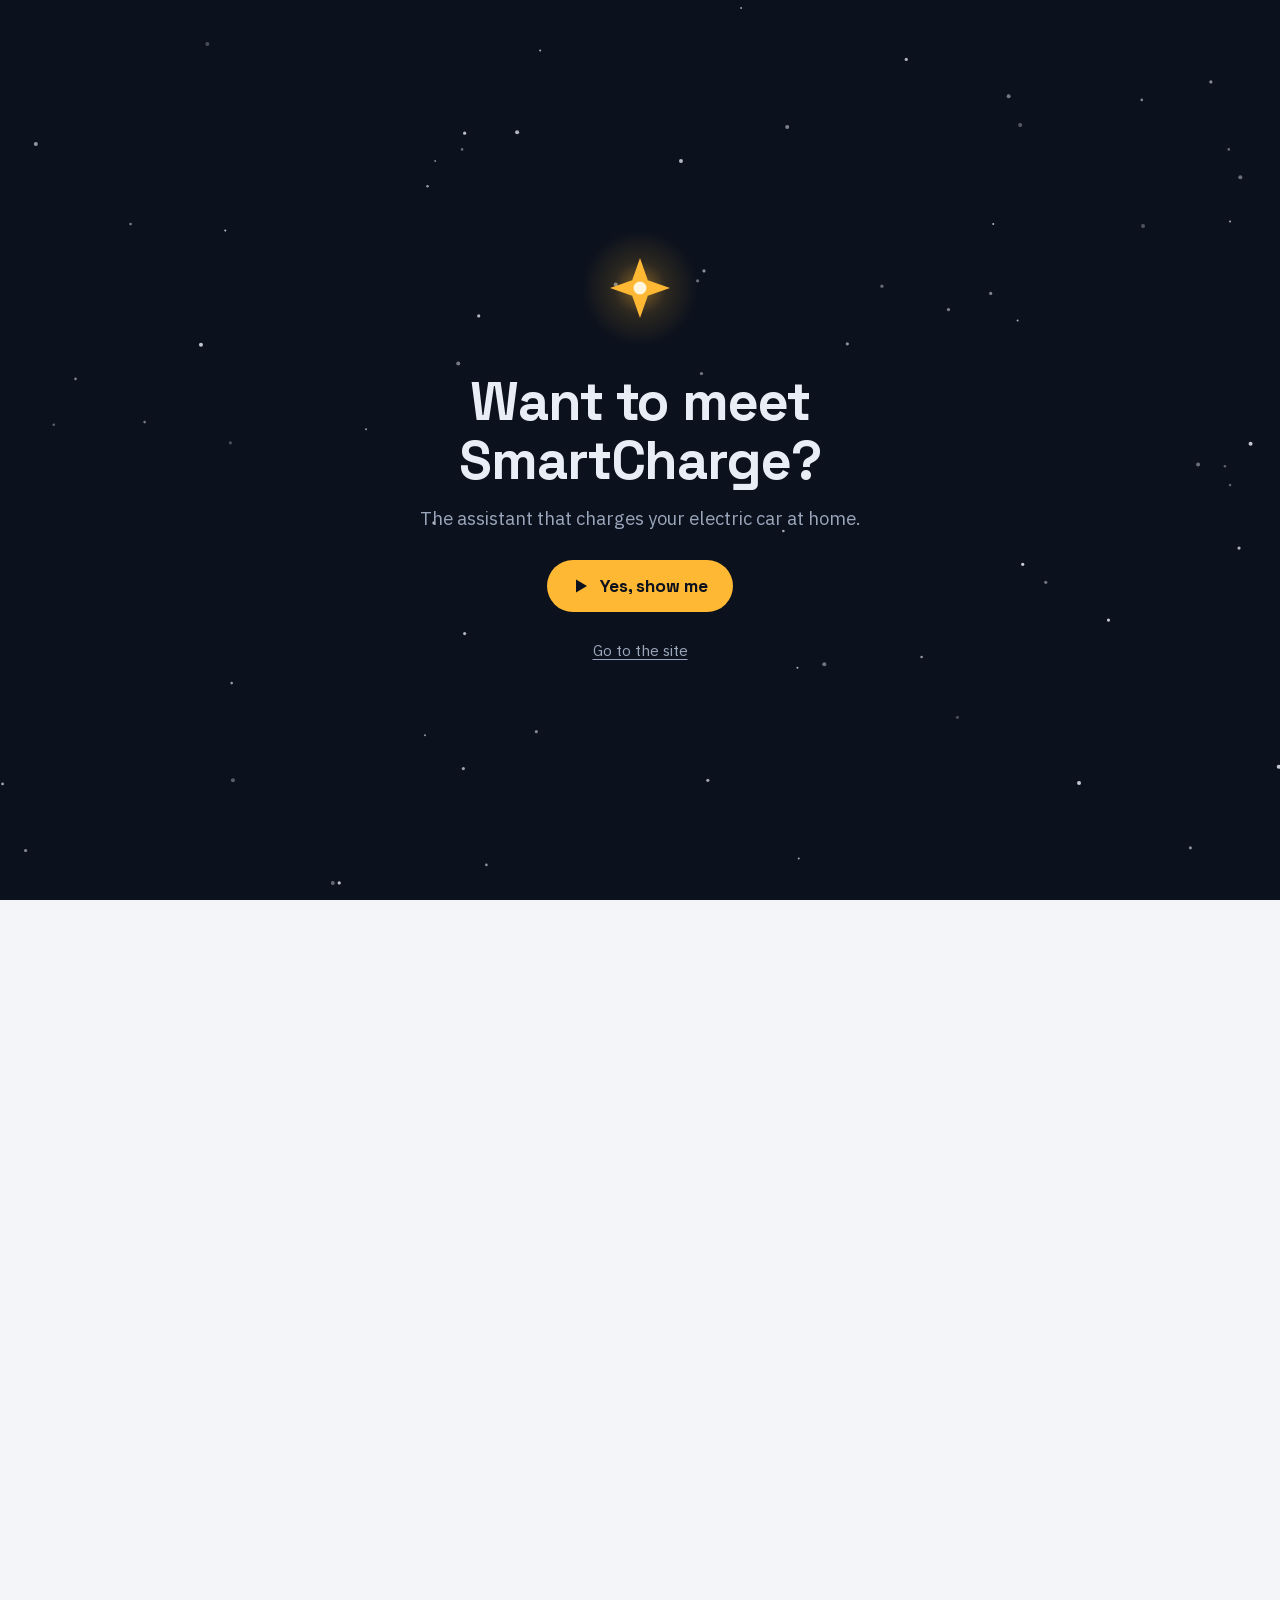
<file: en/index.html>
<!doctype html>
<html lang="en">
<head>
<meta charset="utf-8">
<meta name="viewport" content="width=device-width, initial-scale=1, viewport-fit=cover">
<title>SmartCharge · Your car, ready when you need it</title>
<!-- Generated by build-site.py from buca1821/SmartCharge docs/producto/la-idea-de-smartcharge.en.html.
     Do not edit by hand: change the source page and rebuild. -->
<meta name="description" content="SmartCharge charges your electric car at home: enough charge for your journeys, looking after the battery and in the cheapest hours. For now, for Tesla.">
<meta name="theme-color" content="#f3f5f9">
<meta name="robots" content="noindex, nofollow">
<meta property="og:type" content="website">
<meta property="og:site_name" content="SmartCharge">
<meta property="og:title" content="SmartCharge · Your car, ready when you need it">
<meta property="og:description" content="SmartCharge charges your electric car at home: enough charge for your journeys, looking after the battery and in the cheapest hours. For now, for Tesla.">
<meta property="og:url" content="https://smartchargeapp.com/en/">
<meta property="og:locale" content="en_GB">
<meta property="og:image" content="https://smartchargeapp.com/og/en.jpg">
<meta property="og:image:width" content="1200">
<meta property="og:image:height" content="630">
<meta name="twitter:card" content="summary_large_image">
<link rel="icon" type="image/png" href="/favicon.png">
<link rel="apple-touch-icon" href="/apple-touch-icon.png">
<link rel="stylesheet" href="/fonts/fonts.css">
<style>
/* Layout: the promise as the title with the short beside it, then what changes with SmartCharge,
   what it does for you (the three wants of the lead, in its order) and what else it does. */
:root {
  --bg: #f3f5f9;
  --panel: #e4e9f1;
  --ink: #131c2b;
  --muted: #586579;
  --soft: #aab4c4;
  --accent: #2347c5;
  --charge: #ffb833;
  --on-accent: #ffffff;
  --display: "Space Grotesk", "Avenir Next", "Segoe UI", sans-serif;
  --text: "IBM Plex Sans", "Helvetica Neue", Arial, sans-serif;
  --mono: "IBM Plex Mono", ui-monospace, Menlo, monospace;
}
@media (prefers-color-scheme: dark) {
  :root:not([data-theme="light"]) {
    --bg: #0b111d; --panel: #151e30; --ink: #e6ebf4; --muted: #9aa6ba; --soft: #4a5873; --accent: #93abff; --on-accent: #0b111d;
    color-scheme: dark;
  }
}
:root[data-theme="dark"] {
  --bg: #0b111d; --panel: #151e30; --ink: #e6ebf4; --muted: #9aa6ba; --soft: #4a5873; --accent: #93abff; --on-accent: #0b111d;
  color-scheme: dark;
}

body {
  background: var(--bg);
  color: var(--ink);
  font-family: var(--text);
  font-size: 1.0625rem;
  line-height: 1.45;
  padding-left: max(16px, env(safe-area-inset-left, 0px));
  padding-right: max(16px, env(safe-area-inset-right, 0px));
  padding-block: 2rem 2.5rem;
}
.page { max-width: 64rem; margin-inline: auto; display: flex; flex-direction: column; gap: 2.5rem; }
h1 {
  font-family: var(--display); font-weight: 700; letter-spacing: -0.02em; line-height: 1.08; margin: 0;
  font-size: clamp(2rem, 4.6vw, 3.1rem); text-wrap: balance;
}
h1 span { display: block; color: var(--accent); }
.head { display: grid; grid-template-columns: minmax(0, 1fr); gap: 1.1rem; }
.lead { margin: 0; font-size: 1.25rem; line-height: 1.4; max-width: 42rem; text-wrap: pretty; }

/* Language switcher: ES · CA · EN, relative links so the three pages open from disk. */
.langs { display: flex; align-items: baseline; gap: 0.4rem; margin: 0; font-family: var(--mono); font-size: 0.75rem; letter-spacing: 0.08em; }
.langs a { color: var(--muted); text-decoration: none; padding: 0.15rem 0.1rem; border-radius: 3px; }
.langs a:hover { color: var(--accent); }
.langs a:focus-visible { outline: 2px solid var(--accent); outline-offset: 2px; }
.langs a[aria-current="page"] { color: var(--ink); font-weight: 500; }
.langs .sep { color: var(--soft); }

.block { display: flex; flex-direction: column; gap: 1rem; }
.block, .try { margin-top: 1.5rem; }
.label { font-family: var(--mono); font-size: 0.8rem; letter-spacing: 0.1em; text-transform: uppercase; color: var(--muted); margin: 0; font-weight: 500; }
.pair { display: grid; grid-template-columns: repeat(2, minmax(0, 1fr)); gap: 3rem 1.5rem; }
.pair > div { display: flex; flex-direction: column; gap: 0.75rem; min-width: 0; }
figure { margin: 0; background: var(--panel); border-radius: 14px; }
figure svg { display: block; width: 100%; height: auto; }
h2 { font-family: var(--display); font-weight: 700; font-size: 1.2rem; line-height: 1.2; margin: 0; text-wrap: balance; }
.txt { display: flex; flex-direction: column; gap: 0.3rem; }
.txt p { margin: 0; color: var(--muted); }

.panels { list-style: none; margin: 0; padding: 0; display: grid; grid-template-columns: repeat(3, minmax(0, 1fr)); gap: 3.5rem 1.5rem; }
/* Two cards the size of the three above them, not two wider ones. */
.panels.two { grid-template-columns: repeat(2, minmax(0, 1fr)); max-width: calc((100% - 3rem) / 3 * 2 + 1.5rem); }
.panels li { display: flex; flex-direction: column; gap: 0.75rem; min-width: 0; }

.who { margin: 0; color: var(--muted); }

/* Invitation to try SmartCharge: the copy of the form and its QR, at the end of the page. */
.try { display: grid; grid-template-columns: minmax(0, 1fr) auto; align-items: center; gap: 1.75rem 2rem; background: var(--panel); border-radius: 14px; padding: 1.5rem 1.75rem; }
.try-copy { display: flex; flex-direction: column; gap: 0.55rem; min-width: 0; }
.try-copy p { margin: 0; color: var(--muted); max-width: 34rem; }
.try-copy .btn { align-self: flex-start; margin-top: 0.4rem; }

/* Call to action: the same form, as a button under the lead and in the invitation. */
.cta { display: flex; flex-wrap: wrap; align-items: center; gap: 0.6rem 1rem; margin: 0; }
.cta span { color: var(--muted); font-size: 0.95rem; }
.btn { display: inline-block; background: var(--accent); color: var(--on-accent); font-family: var(--display); font-weight: 700; font-size: 1rem; line-height: 1.2; padding: 0.7rem 1.2rem; border-radius: 10px; text-decoration: none; }
.btn:hover { filter: brightness(1.08); }
.btn:focus-visible { outline: 2px solid var(--accent); outline-offset: 3px; }
.try-qr { margin: 0; padding: 0.85rem; background: #ffffff; border-radius: 12px; box-shadow: 0 0 0 1px rgba(19, 28, 43, 0.08); justify-self: end; }
.try-qr svg { display: block; width: 12rem; height: 12rem; }
.try-qr figcaption { margin-top: 0.45rem; font-family: var(--mono); font-size: 0.66rem; letter-spacing: 0.08em; text-transform: uppercase; color: #586579; text-align: center; }
@media (max-width: 48rem) { .try { grid-template-columns: minmax(0, 1fr); } .try-qr { justify-self: start; } }

/* The short, from the header: a silent preview that opens the intro's player, with sound.
   Hidden without JavaScript, which is what opens the player. */
.film-thumb { justify-self: start; width: min(100%, 24rem); display: flex; flex-direction: column; margin-top: 0.4rem; padding: 0; border: 1px solid rgba(233, 237, 245, 0.08); border-radius: 14px; overflow: hidden; background: #0b111d; color: #e9edf5; font: inherit; text-align: left; cursor: pointer; }
.film-thumb[hidden] { display: none; }
.film-thumb-media { position: relative; display: block; aspect-ratio: 16 / 9; }
.film-thumb-media video { display: block; width: 100%; height: 100%; object-fit: cover; }
.film-thumb-play { flex: none; width: 2.6rem; height: 2.6rem; display: grid; place-items: center; border-radius: 50%; background: #ffb833; box-shadow: 0 0 0 5px rgba(255, 184, 51, 0.18); transition: transform 0.2s ease; }
.film-thumb-play svg { width: 0.95rem; height: 0.95rem; margin-left: 3px; }
/* The play button sits beside the title, so the preview stays uncovered. */
.film-thumb-txt { display: flex; align-items: center; gap: 0.85rem; padding: 0.8rem 1rem 0.9rem; }
.film-thumb-label { display: flex; flex-direction: column; gap: 0.15rem; min-width: 0; }
.film-thumb-title { font-family: var(--display); font-weight: 700; font-size: 1.05rem; line-height: 1.25; }
.film-thumb-meta { font-family: var(--mono); font-size: 0.75rem; color: #9aa6ba; }
.film-thumb:hover .film-thumb-play { transform: scale(1.07); }
.film-thumb:focus-visible { outline: 2px solid var(--accent); outline-offset: 3px; }
@media (min-width: 56rem) {
  .head.with-film { grid-template-columns: minmax(0, 1fr) 21rem; column-gap: 3rem; }
  .head.with-film > * { grid-column: 1; }
  .head.with-film > .film-thumb { grid-column: 2; grid-row: 2 / span 3; align-self: center; width: 100%; margin-top: 0; }
}
@media (prefers-reduced-motion: reduce) { .film-thumb-play { transition: none; } }

/* Intro: a full-screen invitation to watch the short with sound. Shown once, only with JavaScript.
   An inline script at the top of .page adds html.sc-intro before anything paints. */
.intro { display: none; }
html.sc-intro, html.sc-intro body { overflow: hidden; }
html.sc-intro .page > :not(.intro) { visibility: hidden; }
html.sc-intro .intro { display: flex; position: fixed; inset: 0; z-index: 50; align-items: center; justify-content: center; background: #0b111d; color: #e9edf5; transition: opacity 0.7s ease; }
.intro.is-leaving { opacity: 0; pointer-events: none; }
.intro-sky { position: absolute; inset: 0; width: 100%; height: 100%; }
.intro-start { position: relative; display: flex; flex-direction: column; align-items: center; text-align: center; gap: 1rem; padding: 2rem 1.25rem; max-width: 40rem; transition: opacity 0.4s ease; }
.intro.is-playing .intro-start { opacity: 0; pointer-events: none; }
.intro-spark { width: 7.5rem; height: 7.5rem; margin-bottom: 0.5rem; animation: sc-breathe 2.6s ease-in-out infinite; }
@keyframes sc-breathe { 50% { transform: scale(1.08); } }
.intro-title { margin: 0; font-family: var(--display); font-weight: 700; font-size: clamp(2rem, 6vw, 3.4rem); line-height: 1.08; letter-spacing: -0.02em; text-wrap: balance; color: #e9edf5; }
.intro-sub { margin: 0; color: #9aa6ba; font-size: 1.15rem; text-wrap: balance; }
.intro-play { margin-top: 0.75rem; min-height: 52px; padding: 0 1.6rem; display: inline-flex; align-items: center; gap: 0.6rem; border: 0; border-radius: 999px; background: #ffb833; color: #0b111d; font-family: var(--display); font-weight: 700; font-size: 1.1rem; cursor: pointer; }
.intro-play:hover { filter: brightness(1.06); }
.intro-go { min-height: 44px; padding: 0 0.75rem; border: 0; background: none; color: #9aa6ba; font: inherit; font-size: 0.95rem; text-decoration: underline; text-underline-offset: 3px; cursor: pointer; }
.intro-go:hover { color: #e9edf5; }
.intro-video { position: absolute; inset: 0; width: 100%; height: 100%; object-fit: contain; background: #0b111d; opacity: 0; pointer-events: none; transition: opacity 0.6s ease 0.2s; }
.intro.is-playing .intro-video { opacity: 1; pointer-events: auto; }
/* The player's controls, top right: mute (the sound starts on, since the visitor asked for the film) and skip. */
.intro-controls { position: absolute; top: max(16px, env(safe-area-inset-top, 0px)); right: max(16px, env(safe-area-inset-right, 0px)); display: none; gap: 0.5rem; }
.intro.is-playing .intro-controls { display: flex; }
.intro-mute { width: 44px; height: 44px; padding: 0; display: grid; place-items: center; border: 1px solid #4a5873; border-radius: 50%; background: rgba(11, 17, 29, 0.6); color: #e9edf5; cursor: pointer; }
.intro-mute svg { width: 22px; height: 22px; fill: none; stroke: currentColor; stroke-width: 1.8; stroke-linecap: round; stroke-linejoin: round; }
.intro-mute .spk { fill: currentColor; }
.intro-mute .off, .intro-mute[aria-pressed="true"] .on { display: none; }
.intro-mute[aria-pressed="true"] .off { display: inline; }
.intro-skip { display: inline-flex; align-items: center; min-height: 44px; padding: 0 1rem; border: 1px solid #4a5873; border-radius: 999px; background: rgba(11, 17, 29, 0.6); color: #e9edf5; font: inherit; font-size: 0.95rem; cursor: pointer; }
.intro button:focus-visible { outline: 2px solid #ffb833; outline-offset: 3px; }
@media (prefers-reduced-motion: reduce) { .intro-spark { animation: none; } html.sc-intro .intro, .intro-start, .intro-video { transition: none; } }

/* Living cards: a few seconds of the short, silent, looping only while the card is on screen. */
figure.loop { background: #0b111d; overflow: hidden; aspect-ratio: 240 / 170; }
figure.loop video { display: block; width: 100%; height: 100%; object-fit: cover; }
/* Both images of the pair keep the cards' proportion, so the two columns line up. */
.pair figure { aspect-ratio: 240 / 170; display: flex; align-items: center; overflow: hidden; }

/* The one image with words, drawn in the short's night instead of filmed, so it can be translated.
   Its three messages appear one after another, and stay put with reduced motion. */
figure.night { background: linear-gradient(#0e1630, #18224a 60%, #2a3466); overflow: hidden; }
figure.night .stars circle { fill: #e9edf5; opacity: 0.7; }
figure.night .ln { fill: #0d1424; stroke: #e9edf5; stroke-width: 1.6; }
figure.night text { font-family: var(--display); font-weight: 700; }
figure.night .t-r { font-size: 11.5px; }
figure.night .t-bang { font-size: 12px; }
figure.night text { fill: #e9edf5; }
figure.night .gold { fill: var(--charge); filter: drop-shadow(0 0 3px rgba(255, 184, 51, 0.85)); }
figure.night .warn { fill: #f3e6bd; }
figure.night .t-bang { fill: #0b111d; }
figure.night .msg { animation: sc-msg 9s ease-in-out infinite both; }
figure.night .msg:nth-of-type(3) { animation-delay: 1.1s; }
figure.night .msg:nth-of-type(4) { animation-delay: 2.2s; }
@keyframes sc-msg { 0% { opacity: 0; transform: translateY(6px); } 6% { opacity: 1; transform: none; } 78% { opacity: 1; } 88%, 100% { opacity: 0; } }
@media (prefers-reduced-motion: reduce) { figure.night .msg { animation: none; } }


@media (max-width: 46rem) { .panels { grid-template-columns: repeat(2, minmax(0, 1fr)); } .panels.two { max-width: none; } }
@media (max-width: 40rem) { .pair { grid-template-columns: minmax(0, 1fr); } }
@media (max-width: 30rem) { .panels, .panels.two { grid-template-columns: minmax(0, 1fr); } .panels figure { max-width: 22rem; } }
</style>
</head>
<body>
<div class="page" lang="en">
  <div class="intro" id="sc-intro" role="dialog" aria-modal="true" aria-labelledby="sc-intro-title">
    <svg class="intro-sky" aria-hidden="true"><circle cx="62.3%" cy="74.2%" r="1" fill="#e9edf5" opacity="0.75"/><circle cx="77.6%" cy="24.9%" r="1" fill="#e9edf5" opacity="0.79"/><circle cx="11.3%" cy="46.9%" r="1.3" fill="#e9edf5" opacity="0.48"/><circle cx="10.2%" cy="24.9%" r="1.3" fill="#e9edf5" opacity="0.49"/><circle cx="18.2%" cy="86.7%" r="2" fill="#e9edf5" opacity="0.35"/><circle cx="79.7%" cy="13.9%" r="2" fill="#e9edf5" opacity="0.33"/><circle cx="0.2%" cy="87.1%" r="1.3" fill="#e9edf5" opacity="0.71"/><circle cx="96.0%" cy="16.6%" r="1.3" fill="#e9edf5" opacity="0.42"/><circle cx="96.1%" cy="53.9%" r="1.3" fill="#e9edf5" opacity="0.36"/><circle cx="96.9%" cy="19.7%" r="2" fill="#e9edf5" opacity="0.43"/><circle cx="36.1%" cy="16.6%" r="1.3" fill="#e9edf5" opacity="0.41"/><circle cx="33.2%" cy="81.7%" r="1" fill="#e9edf5" opacity="0.61"/><circle cx="70.8%" cy="6.6%" r="1.6" fill="#e9edf5" opacity="0.74"/><circle cx="48.1%" cy="31.6%" r="2" fill="#e9edf5" opacity="0.53"/><circle cx="17.6%" cy="25.6%" r="1" fill="#e9edf5" opacity="0.82"/><circle cx="35.8%" cy="40.4%" r="2" fill="#e9edf5" opacity="0.47"/><circle cx="57.9%" cy="0.9%" r="1" fill="#e9edf5" opacity="0.67"/><circle cx="62.4%" cy="95.4%" r="1" fill="#e9edf5" opacity="0.70"/><circle cx="93.0%" cy="94.2%" r="1.6" fill="#e9edf5" opacity="0.56"/><circle cx="89.3%" cy="25.1%" r="2" fill="#e9edf5" opacity="0.31"/><circle cx="74.8%" cy="79.7%" r="1.6" fill="#e9edf5" opacity="0.27"/><circle cx="94.6%" cy="9.1%" r="1.6" fill="#e9edf5" opacity="0.56"/><circle cx="36.3%" cy="14.8%" r="1.6" fill="#e9edf5" opacity="0.80"/><circle cx="54.5%" cy="31.2%" r="1.6" fill="#e9edf5" opacity="0.43"/><circle cx="79.9%" cy="62.7%" r="1.6" fill="#e9edf5" opacity="0.85"/><circle cx="16.2%" cy="4.9%" r="2" fill="#e9edf5" opacity="0.27"/><circle cx="74.1%" cy="34.4%" r="1.6" fill="#e9edf5" opacity="0.52"/><circle cx="42.2%" cy="5.6%" r="1" fill="#e9edf5" opacity="0.73"/><circle cx="33.4%" cy="20.7%" r="1.3" fill="#e9edf5" opacity="0.63"/><circle cx="78.8%" cy="10.7%" r="2" fill="#e9edf5" opacity="0.47"/><circle cx="5.9%" cy="42.1%" r="1.3" fill="#e9edf5" opacity="0.52"/><circle cx="99.9%" cy="85.2%" r="2" fill="#e9edf5" opacity="0.83"/><circle cx="68.9%" cy="31.8%" r="1.6" fill="#e9edf5" opacity="0.42"/><circle cx="40.4%" cy="14.7%" r="2" fill="#e9edf5" opacity="0.74"/><circle cx="53.2%" cy="17.9%" r="2" fill="#e9edf5" opacity="0.77"/><circle cx="18.0%" cy="49.2%" r="1.6" fill="#e9edf5" opacity="0.29"/><circle cx="79.5%" cy="35.6%" r="1" fill="#e9edf5" opacity="0.71"/><circle cx="36.3%" cy="70.4%" r="1.6" fill="#e9edf5" opacity="0.75"/><circle cx="26.5%" cy="98.1%" r="1.6" fill="#e9edf5" opacity="0.82"/><circle cx="34.0%" cy="17.9%" r="1" fill="#e9edf5" opacity="0.53"/><circle cx="77.4%" cy="32.6%" r="1.6" fill="#e9edf5" opacity="0.53"/><circle cx="81.7%" cy="64.7%" r="1.6" fill="#e9edf5" opacity="0.46"/><circle cx="64.4%" cy="73.8%" r="2" fill="#e9edf5" opacity="0.46"/><circle cx="84.3%" cy="87.0%" r="2" fill="#e9edf5" opacity="0.84"/><circle cx="95.7%" cy="51.8%" r="1.3" fill="#e9edf5" opacity="0.37"/><circle cx="36.2%" cy="85.4%" r="1.6" fill="#e9edf5" opacity="0.66"/><circle cx="72.0%" cy="73.0%" r="1.3" fill="#e9edf5" opacity="0.62"/><circle cx="93.6%" cy="51.6%" r="2" fill="#e9edf5" opacity="0.43"/><circle cx="55.3%" cy="86.7%" r="1.6" fill="#e9edf5" opacity="0.68"/><circle cx="2.8%" cy="16.0%" r="2" fill="#e9edf5" opacity="0.62"/><circle cx="18.1%" cy="75.9%" r="1.3" fill="#e9edf5" opacity="0.63"/><circle cx="4.2%" cy="47.2%" r="1.3" fill="#e9edf5" opacity="0.35"/><circle cx="89.2%" cy="11.1%" r="1.3" fill="#e9edf5" opacity="0.54"/><circle cx="54.8%" cy="41.5%" r="1.6" fill="#e9edf5" opacity="0.48"/><circle cx="61.2%" cy="59.0%" r="1.3" fill="#e9edf5" opacity="0.68"/><circle cx="37.4%" cy="35.1%" r="1.6" fill="#e9edf5" opacity="0.76"/><circle cx="86.6%" cy="68.9%" r="1.6" fill="#e9edf5" opacity="0.83"/><circle cx="55.0%" cy="30.1%" r="1.6" fill="#e9edf5" opacity="0.58"/><circle cx="33.9%" cy="58.1%" r="1.6" fill="#e9edf5" opacity="0.74"/><circle cx="41.9%" cy="81.3%" r="1.6" fill="#e9edf5" opacity="0.53"/><circle cx="15.7%" cy="38.3%" r="2" fill="#e9edf5" opacity="0.82"/><circle cx="96.8%" cy="60.9%" r="1.6" fill="#e9edf5" opacity="0.74"/><circle cx="66.2%" cy="38.2%" r="1.6" fill="#e9edf5" opacity="0.59"/><circle cx="61.5%" cy="14.1%" r="2" fill="#e9edf5" opacity="0.51"/><circle cx="97.7%" cy="49.3%" r="2" fill="#e9edf5" opacity="0.83"/><circle cx="38.0%" cy="96.1%" r="1.3" fill="#e9edf5" opacity="0.61"/><circle cx="26.0%" cy="98.1%" r="2" fill="#e9edf5" opacity="0.40"/><circle cx="2.0%" cy="94.5%" r="1.6" fill="#e9edf5" opacity="0.55"/><circle cx="28.6%" cy="47.7%" r="1" fill="#e9edf5" opacity="0.65"/><circle cx="96.1%" cy="24.6%" r="1" fill="#e9edf5" opacity="0.72"/></svg>
    <div class="intro-start">
      <svg class="intro-spark" viewBox="-60 -60 120 120" aria-hidden="true"><defs><radialGradient id="intro-halo"><stop offset="0" stop-color="#ffb833" stop-opacity="0.5"/><stop offset="0.45" stop-color="#ffb833" stop-opacity="0.14"/><stop offset="1" stop-color="#ffb833" stop-opacity="0"/></radialGradient></defs><circle r="58" fill="url(#intro-halo)"/><path d="M0 -30 L7.8 -7.8 L30 0 L7.8 7.8 L0 30 L-7.8 7.8 L-30 0 L-7.8 -7.8 Z" fill="#ffb833"/><circle r="6.5" fill="#fff6dd"/></svg>
      <h2 class="intro-title" id="sc-intro-title">Want to meet SmartCharge?</h2>
      <p class="intro-sub">The assistant that charges your electric car at home.</p>
      <button type="button" class="intro-play" id="sc-intro-play"><svg width="18" height="18" viewBox="0 0 18 18" aria-hidden="true"><path d="M4 2.5 L15 9 L4 15.5 Z" fill="currentColor"/></svg>Yes, show me</button>
      <button type="button" class="intro-go" id="sc-intro-go">Go to the site</button>
    </div>
    <video class="intro-video" id="sc-intro-video" playsinline preload="none" data-wide="/media/corto-en.mp4" data-tall="/media/corto-en-vertical.mp4" aria-labelledby="sc-intro-title"></video>
    <div class="intro-controls">
      <button type="button" class="intro-mute" id="sc-intro-mute" aria-pressed="false" aria-label="Mute"><svg viewBox="0 0 24 24" aria-hidden="true"><path class="spk" d="M4 9.5h3.5L12 5.5v13L7.5 14.5H4z"/><path class="on" d="M15.5 9a4 4 0 0 1 0 6M18 6.5a7.5 7.5 0 0 1 0 11"/><path class="off" d="M16 9.5l5 5M21 9.5l-5 5"/></svg></button>
      <button type="button" class="intro-skip" id="sc-intro-skip">Skip</button>
    </div>
  </div>
  <script>/* Once per browser; a link ending in #intro always shows it. */ try { if (location.hash === '#intro' || !localStorage.getItem('sc-intro-visto')) { document.documentElement.classList.add('sc-intro'); } } catch (e) { document.documentElement.classList.add('sc-intro'); }</script>
  <header class="head">
    <nav class="langs" aria-label="Page language">
      <a href="/" hreflang="es" lang="es">ES</a>
      <span class="sep" aria-hidden="true">·</span>
      <a href="/ca/" hreflang="ca" lang="ca">CA</a>
      <span class="sep" aria-hidden="true">·</span>
      <a href="/en/" hreflang="en" lang="en" aria-current="page">EN</a>
    </nav>
    <h1>Your car, ready when you need it. <span>SmartCharge, your charging assistant.</span></h1>
    <p class="lead">If you charge your electric car at home, you want three things: plenty of range to use it, looking after the battery and paying as little as possible. Today, getting all three is up to you.</p>
    <p class="cta"><a class="btn" href="https://docs.google.com/forms/d/e/1FAIpQLSegVBkytMitAPOmX4jONG4cud7cyW_b4FZg2fkfhePeDCZXfw/viewform" target="_blank" rel="noopener">I want to try it</a><span>For Tesla, for now.</span></p>
    <!-- The short film, its preview and the card loops live in the site repository, under /media/,
         committed by hand like the icons: build-site.py does not copy them. Opened from disk, no video plays. -->
    <button type="button" class="film-thumb" id="sc-film-open" hidden>
      <span class="film-thumb-media">
        <video muted loop playsinline preload="none" poster="/media/corto-avance.jpg" data-src="/media/corto-avance.mp4" aria-hidden="true"></video>
      </span>
      <span class="film-thumb-txt">
        <span class="film-thumb-play" aria-hidden="true"><svg viewBox="0 0 18 18"><path d="M4 2.5 L15 9 L4 15.5 Z" fill="#0b111d"/></svg></span>
        <span class="film-thumb-label">
          <span class="film-thumb-title">A night with SmartCharge</span>
          <span class="film-thumb-meta">The short · 1 min</span>
        </span>
      </span>
    </button>
  </header>

  <section class="block">
    <p class="label">What changes</p>
    <div class="pair">
      <div>
        <figure class="loop" role="img" aria-label="A person looks at their phone, unsure, moving three settings by hand: the charge, the hours and the price.">
          <video muted loop playsinline preload="none" poster="/media/loop-sin.jpg" data-src="/media/loop-sin.mp4" aria-hidden="true"></video>
        </figure>
        <div class="txt">
          <h2>Without SmartCharge</h2>
          <p>Your car and your charger give you a scheduler. You adjust it by hand, or you set it once and it always charges to the same level, whether you need it or not. Looking after the battery and finding the cheap hours is still up to you.</p>
        </div>
      </div>
      <div>
        <figure class="loop" role="img" aria-label="A person plugs the car into the home charger at night.">
          <video muted loop playsinline preload="none" poster="/media/loop-enchufar.jpg" data-src="/media/loop-enchufar.mp4" aria-hidden="true"></video>
        </figure>
        <div class="txt">
          <h2>With SmartCharge</h2>
          <p>The first time, you tell it which days you use the car, what time you leave and how many kilometres you drive on a normal day. From then on, you plug in when you get home and do nothing else: SmartCharge decides how much to charge, up to what level and at what times. For example, if you get home at 35%, it charges overnight in the cheapest hours and you leave with what you need for your journeys, plus a margin. If you get home at 55% and only drive 40 km tomorrow, it does not charge.</p>
        </div>
      </div>
    </div>
  </section>

  <section class="block">
    <p class="label">What it does for you</p>
    <ol class="panels">
      <li>
        <figure class="loop" role="img" aria-label="The spark draws the battery, traces tomorrow’s journey from home to work and marks the charge still needed, with a margin.">
          <video muted loop playsinline preload="none" poster="/media/loop-suficiente.jpg" data-src="/media/loop-suficiente.mp4" aria-hidden="true"></video>
        </figure>
        <div class="txt">
          <h2>Always enough charge</h2>
          <p>You leave home with enough charge for that day’s journeys and plenty of margin, so that you can use the car with confidence. It does not always charge the same: the charge adapts to what you will need each day.</p>
        </div>
      </li>
      <li>
        <figure class="loop" role="img" aria-label="A battery over one day: at night it charges up to its recommended range and stops there; during the day it goes down with use.">
          <video muted loop playsinline preload="none" poster="/media/loop-bateria.jpg" data-src="/media/loop-bateria.mp4" aria-hidden="true"></video>
        </figure>
        <div class="txt">
          <h2>Looks after the battery</h2>
          <p>Every type of battery has its own way of being charged so that it lasts longer. SmartCharge looks after it for you, without you having to know how or remember to: it charges what you need within the limits recommended for your battery and does not leave it full for longer than necessary.</p>
        </div>
      </li>
      <li>
        <figure class="loop" role="img" aria-label="The price of electricity hour by hour. The charging happens in the cheapest hours.">
          <video muted loop playsinline preload="none" poster="/media/loop-baratas.jpg" data-src="/media/loop-baratas.mp4" aria-hidden="true"></video>
        </figure>
        <div class="txt">
          <h2>Picks the cheapest hours</h2>
          <p>On many tariffs, electricity costs less at some hours than at others. Whenever possible, SmartCharge charges your car in the cheapest hours of your tariff, without you having to check them. The first priority is still that the car is ready when you need it.</p>
        </div>
      </li>
    </ol>
  </section>

  <section class="block">
    <p class="label">And more</p>
    <ol class="panels two">
      <li>
        <figure class="loop" role="img" aria-label="A person leaves a suitcase by the car. By dawn, the battery is full.">
          <video muted loop playsinline preload="none" poster="/media/loop-viaje.jpg" data-src="/media/loop-viaje.mp4" aria-hidden="true"></video>
        </figure>
        <div class="txt">
          <h2>Adapts to your plans</h2>
          <p>Your days are not all the same, and SmartCharge adapts when your plans change. For example, if you are going on a trip, you tell it what day you leave and at what time, and that day you have a full battery.</p>
        </div>
      </li>
      <li>
        <figure class="night">
          <svg viewBox="0 0 240 170" role="img" aria-label="Three messages from SmartCharge: “I’m not charging today. You have enough for tomorrow”, “I charge overnight: those are the cheapest hours” and the warning “Plug the car in today: it needs more charge tomorrow”.">
            <g class="stars" aria-hidden="true"><circle cx="14" cy="8" r="0.8"/><circle cx="60" cy="6" r="0.6"/><circle cx="118" cy="9" r="0.9"/><circle cx="176" cy="5" r="0.7"/><circle cx="232" cy="10" r="0.8"/><circle cx="236" cy="64" r="0.6"/><circle cx="4" cy="110" r="0.7"/><circle cx="236" cy="160" r="0.8"/><circle cx="6" cy="164" r="0.6"/></g>
            <g class="msg">
              <rect class="ln" x="10" y="12" width="220" height="42" rx="12"/>
              <path class="gold" d="M27 25 L29.2 30.8 L35 33 L29.2 35.2 L27 41 L24.8 35.2 L19 33 L24.8 30.8 Z"/>
              <text class="t-r" x="44" y="30">I’m not charging today.</text>
              <text class="t-r" x="44" y="45">You have enough for tomorrow.</text>
            </g>
            <g class="msg">
              <rect class="ln" x="10" y="64" width="220" height="42" rx="12"/>
              <path class="gold" d="M27 77 L29.2 82.8 L35 85 L29.2 87.2 L27 93 L24.8 87.2 L19 85 L24.8 82.8 Z"/>
              <text class="t-r" x="44" y="82">I charge overnight:</text>
              <text class="t-r" x="44" y="97">those are the cheapest hours.</text>
            </g>
            <g class="msg">
              <rect class="ln" x="10" y="116" width="220" height="42" rx="12"/>
              <circle class="warn" cx="27" cy="137" r="9"/>
              <text class="t-bang" x="27" y="141.5" text-anchor="middle">!</text>
              <text class="t-r" x="44" y="134">Plug the car in today:</text>
              <text class="t-r" x="44" y="149">it needs more charge tomorrow.</text>
            </g>
          </svg>
        </figure>
        <div class="txt">
          <h2>Explains every decision</h2>
          <p>You can always know how much charge your car will have and why. If one day the car is not going to be ready at the time you need it, SmartCharge warns you in advance so you can react.</p>
        </div>
      </li>
    </ol>
  </section>

  <!-- The link is the public response URL of the form, not the editor URL: a QR with the editor
       URL would let anyone open the form for editing. The QR below encodes this same URL;
       regenerate it (error correction M) if the URL ever changes. This page and its two
       translations are published at https://smartchargeapp.com/ by
       .github/workflows/publish-site.yml. -->
  <section class="try">
    <div class="try-copy">
      <h2>I want to try it</h2>
      <p>Leave your contact details and we will let you know when you can try it. We will use them only for that.</p>
      <p>We are starting with Tesla. If you have another car, sign up anyway: it helps us decide which one comes next.</p>
      <a class="btn" href="https://docs.google.com/forms/d/e/1FAIpQLSegVBkytMitAPOmX4jONG4cud7cyW_b4FZg2fkfhePeDCZXfw/viewform" target="_blank" rel="noopener">Sign me up</a>
    </div>
    <figure class="try-qr">
      <svg viewBox="0 0 49 49" shape-rendering="crispEdges" role="img" aria-label="QR code for the form to try SmartCharge">
        <rect width="49" height="49" fill="#ffffff"/>
        <path fill="#131c2b" d="M4 4h7v1h-7zM12 4h3v1h-3zM19 4h2v1h-2zM22 4h1v1h-1zM25 4h8v1h-8zM36 4h1v1h-1zM38 4h7v1h-7zM4 5h1v1h-1zM10 5h1v1h-1zM14 5h3v1h-3zM18 5h1v1h-1zM22 5h3v1h-3zM26 5h1v1h-1zM28 5h2v1h-2zM32 5h2v1h-2zM35 5h1v1h-1zM38 5h1v1h-1zM44 5h1v1h-1zM4 6h1v1h-1zM6 6h3v1h-3zM10 6h1v1h-1zM13 6h3v1h-3zM17 6h7v1h-7zM25 6h1v1h-1zM30 6h1v1h-1zM33 6h1v1h-1zM35 6h2v1h-2zM38 6h1v1h-1zM40 6h3v1h-3zM44 6h1v1h-1zM4 7h1v1h-1zM6 7h3v1h-3zM10 7h1v1h-1zM12 7h2v1h-2zM16 7h1v1h-1zM18 7h2v1h-2zM21 7h1v1h-1zM25 7h3v1h-3zM29 7h4v1h-4zM34 7h1v1h-1zM38 7h1v1h-1zM40 7h3v1h-3zM44 7h1v1h-1zM4 8h1v1h-1zM6 8h3v1h-3zM10 8h1v1h-1zM12 8h5v1h-5zM21 8h1v1h-1zM29 8h1v1h-1zM32 8h1v1h-1zM35 8h1v1h-1zM38 8h1v1h-1zM40 8h3v1h-3zM44 8h1v1h-1zM4 9h1v1h-1zM10 9h1v1h-1zM12 9h1v1h-1zM14 9h1v1h-1zM16 9h2v1h-2zM20 9h2v1h-2zM23 9h1v1h-1zM26 9h1v1h-1zM28 9h1v1h-1zM32 9h1v1h-1zM35 9h1v1h-1zM38 9h1v1h-1zM44 9h1v1h-1zM4 10h7v1h-7zM12 10h1v1h-1zM14 10h1v1h-1zM16 10h1v1h-1zM18 10h1v1h-1zM20 10h1v1h-1zM22 10h1v1h-1zM24 10h1v1h-1zM26 10h1v1h-1zM28 10h1v1h-1zM30 10h1v1h-1zM32 10h1v1h-1zM34 10h1v1h-1zM36 10h1v1h-1zM38 10h7v1h-7zM12 11h3v1h-3zM16 11h3v1h-3zM20 11h3v1h-3zM24 11h2v1h-2zM28 11h1v1h-1zM30 11h4v1h-4zM4 12h1v1h-1zM8 12h1v1h-1zM10 12h4v1h-4zM15 12h3v1h-3zM21 12h1v1h-1zM24 12h2v1h-2zM28 12h1v1h-1zM33 12h1v1h-1zM35 12h7v1h-7zM44 12h1v1h-1zM4 13h1v1h-1zM7 13h3v1h-3zM11 13h1v1h-1zM14 13h2v1h-2zM21 13h2v1h-2zM24 13h1v1h-1zM27 13h1v1h-1zM30 13h3v1h-3zM34 13h1v1h-1zM38 13h4v1h-4zM44 13h1v1h-1zM4 14h3v1h-3zM8 14h1v1h-1zM10 14h1v1h-1zM12 14h3v1h-3zM17 14h2v1h-2zM20 14h2v1h-2zM24 14h1v1h-1zM26 14h2v1h-2zM30 14h3v1h-3zM34 14h1v1h-1zM36 14h1v1h-1zM38 14h2v1h-2zM44 14h1v1h-1zM4 15h1v1h-1zM11 15h1v1h-1zM13 15h2v1h-2zM17 15h1v1h-1zM19 15h4v1h-4zM24 15h5v1h-5zM33 15h1v1h-1zM35 15h4v1h-4zM41 15h1v1h-1zM43 15h2v1h-2zM4 16h5v1h-5zM10 16h1v1h-1zM13 16h1v1h-1zM16 16h1v1h-1zM20 16h2v1h-2zM24 16h6v1h-6zM31 16h1v1h-1zM36 16h2v1h-2zM44 16h1v1h-1zM4 17h1v1h-1zM6 17h4v1h-4zM13 17h1v1h-1zM15 17h2v1h-2zM23 17h1v1h-1zM27 17h1v1h-1zM29 17h1v1h-1zM31 17h2v1h-2zM34 17h1v1h-1zM40 17h1v1h-1zM5 18h1v1h-1zM10 18h1v1h-1zM13 18h1v1h-1zM17 18h1v1h-1zM19 18h2v1h-2zM22 18h2v1h-2zM25 18h1v1h-1zM27 18h1v1h-1zM29 18h1v1h-1zM31 18h1v1h-1zM33 18h2v1h-2zM37 18h3v1h-3zM41 18h1v1h-1zM44 18h1v1h-1zM4 19h1v1h-1zM6 19h1v1h-1zM8 19h1v1h-1zM11 19h2v1h-2zM15 19h1v1h-1zM18 19h1v1h-1zM20 19h2v1h-2zM23 19h4v1h-4zM30 19h4v1h-4zM41 19h1v1h-1zM43 19h2v1h-2zM4 20h4v1h-4zM10 20h1v1h-1zM12 20h1v1h-1zM16 20h2v1h-2zM19 20h3v1h-3zM26 20h1v1h-1zM28 20h1v1h-1zM31 20h3v1h-3zM36 20h1v1h-1zM39 20h1v1h-1zM8 21h1v1h-1zM12 21h3v1h-3zM18 21h1v1h-1zM21 21h2v1h-2zM24 21h1v1h-1zM27 21h1v1h-1zM29 21h1v1h-1zM31 21h1v1h-1zM34 21h2v1h-2zM37 21h4v1h-4zM44 21h1v1h-1zM4 22h1v1h-1zM7 22h1v1h-1zM9 22h4v1h-4zM14 22h1v1h-1zM20 22h1v1h-1zM22 22h1v1h-1zM24 22h9v1h-9zM34 22h1v1h-1zM39 22h1v1h-1zM41 22h2v1h-2zM44 22h1v1h-1zM5 23h2v1h-2zM8 23h1v1h-1zM12 23h1v1h-1zM14 23h1v1h-1zM18 23h1v1h-1zM20 23h1v1h-1zM23 23h4v1h-4zM28 23h1v1h-1zM30 23h2v1h-2zM33 23h4v1h-4zM39 23h1v1h-1zM41 23h1v1h-1zM43 23h1v1h-1zM8 24h4v1h-4zM13 24h1v1h-1zM15 24h1v1h-1zM17 24h2v1h-2zM23 24h2v1h-2zM27 24h1v1h-1zM32 24h3v1h-3zM37 24h1v1h-1zM40 24h2v1h-2zM6 25h2v1h-2zM9 25h1v1h-1zM13 25h5v1h-5zM20 25h1v1h-1zM22 25h2v1h-2zM25 25h1v1h-1zM30 25h1v1h-1zM32 25h3v1h-3zM36 25h1v1h-1zM38 25h3v1h-3zM42 25h1v1h-1zM44 25h1v1h-1zM5 26h2v1h-2zM10 26h8v1h-8zM22 26h1v1h-1zM27 26h6v1h-6zM34 26h1v1h-1zM36 26h2v1h-2zM41 26h1v1h-1zM44 26h1v1h-1zM7 27h1v1h-1zM9 27h1v1h-1zM15 27h3v1h-3zM20 27h2v1h-2zM24 27h3v1h-3zM28 27h1v1h-1zM30 27h8v1h-8zM41 27h1v1h-1zM4 28h1v1h-1zM7 28h9v1h-9zM17 28h2v1h-2zM21 28h1v1h-1zM23 28h4v1h-4zM28 28h1v1h-1zM33 28h1v1h-1zM36 28h2v1h-2zM39 28h1v1h-1zM42 28h1v1h-1zM5 29h3v1h-3zM9 29h1v1h-1zM12 29h1v1h-1zM18 29h3v1h-3zM22 29h1v1h-1zM25 29h1v1h-1zM27 29h1v1h-1zM29 29h3v1h-3zM34 29h1v1h-1zM36 29h1v1h-1zM40 29h1v1h-1zM42 29h1v1h-1zM44 29h1v1h-1zM4 30h2v1h-2zM8 30h7v1h-7zM17 30h3v1h-3zM21 30h2v1h-2zM24 30h1v1h-1zM26 30h4v1h-4zM31 30h1v1h-1zM33 30h1v1h-1zM36 30h4v1h-4zM44 30h1v1h-1zM4 31h1v1h-1zM7 31h2v1h-2zM12 31h1v1h-1zM14 31h1v1h-1zM16 31h1v1h-1zM19 31h1v1h-1zM21 31h1v1h-1zM23 31h3v1h-3zM28 31h1v1h-1zM30 31h1v1h-1zM32 31h5v1h-5zM39 31h3v1h-3zM43 31h1v1h-1zM5 32h1v1h-1zM8 32h1v1h-1zM10 32h3v1h-3zM14 32h1v1h-1zM17 32h2v1h-2zM25 32h2v1h-2zM37 32h1v1h-1zM43 32h1v1h-1zM4 33h1v1h-1zM6 33h1v1h-1zM8 33h1v1h-1zM11 33h2v1h-2zM14 33h1v1h-1zM16 33h4v1h-4zM21 33h4v1h-4zM26 33h2v1h-2zM30 33h3v1h-3zM34 33h2v1h-2zM37 33h1v1h-1zM39 33h5v1h-5zM7 34h4v1h-4zM14 34h1v1h-1zM19 34h1v1h-1zM24 34h1v1h-1zM27 34h2v1h-2zM31 34h2v1h-2zM37 34h1v1h-1zM40 34h3v1h-3zM44 34h1v1h-1zM7 35h2v1h-2zM11 35h1v1h-1zM16 35h1v1h-1zM20 35h3v1h-3zM25 35h2v1h-2zM28 35h1v1h-1zM30 35h1v1h-1zM33 35h3v1h-3zM37 35h1v1h-1zM40 35h1v1h-1zM44 35h1v1h-1zM4 36h3v1h-3zM9 36h2v1h-2zM12 36h2v1h-2zM15 36h2v1h-2zM18 36h2v1h-2zM21 36h1v1h-1zM23 36h2v1h-2zM26 36h2v1h-2zM29 36h1v1h-1zM33 36h1v1h-1zM36 36h6v1h-6zM12 37h1v1h-1zM14 37h4v1h-4zM20 37h1v1h-1zM22 37h1v1h-1zM25 37h2v1h-2zM29 37h1v1h-1zM31 37h3v1h-3zM35 37h2v1h-2zM40 37h1v1h-1zM43 37h2v1h-2zM4 38h7v1h-7zM12 38h3v1h-3zM16 38h3v1h-3zM20 38h2v1h-2zM27 38h5v1h-5zM34 38h1v1h-1zM36 38h1v1h-1zM38 38h1v1h-1zM40 38h2v1h-2zM44 38h1v1h-1zM4 39h1v1h-1zM10 39h1v1h-1zM13 39h1v1h-1zM16 39h1v1h-1zM18 39h6v1h-6zM26 39h1v1h-1zM28 39h1v1h-1zM31 39h1v1h-1zM33 39h4v1h-4zM40 39h2v1h-2zM4 40h1v1h-1zM6 40h3v1h-3zM10 40h1v1h-1zM12 40h1v1h-1zM15 40h2v1h-2zM20 40h1v1h-1zM22 40h1v1h-1zM26 40h1v1h-1zM28 40h1v1h-1zM32 40h2v1h-2zM35 40h6v1h-6zM42 40h3v1h-3zM4 41h1v1h-1zM6 41h3v1h-3zM10 41h1v1h-1zM13 41h1v1h-1zM15 41h1v1h-1zM18 41h4v1h-4zM27 41h1v1h-1zM30 41h3v1h-3zM39 41h1v1h-1zM41 41h2v1h-2zM44 41h1v1h-1zM4 42h1v1h-1zM6 42h3v1h-3zM10 42h1v1h-1zM13 42h1v1h-1zM17 42h6v1h-6zM24 42h1v1h-1zM26 42h6v1h-6zM35 42h3v1h-3zM44 42h1v1h-1zM4 43h1v1h-1zM10 43h1v1h-1zM15 43h1v1h-1zM18 43h2v1h-2zM25 43h1v1h-1zM27 43h2v1h-2zM30 43h5v1h-5zM36 43h1v1h-1zM38 43h2v1h-2zM41 43h1v1h-1zM43 43h2v1h-2zM4 44h7v1h-7zM12 44h4v1h-4zM17 44h2v1h-2zM22 44h1v1h-1zM24 44h3v1h-3zM28 44h1v1h-1zM31 44h3v1h-3zM35 44h3v1h-3zM39 44h3v1h-3zM43 44h1v1h-1z"/>
      </svg>
      <figcaption>Scan the QR code</figcaption>
    </figure>
  </section>

  <p class="who">For electric cars and chargers compatible with the app. What SmartCharge can do for you depends on the car and the charger you have.</p>
</div>

<script>
/* The player of the short: the intro on a first visit, and the header's preview on any visit.
   Video with sound on the visitor's click, the right shape for the screen; the intro is gone for good once seen. */
(function () {
  var root = document.documentElement;
  var box = document.getElementById('sc-intro');
  if (!box) { return; }
  var video = document.getElementById('sc-intro-video');
  var thumb = document.getElementById('sc-film-open');
  var panel = box.querySelector('.intro-start');
  var opener = null;
  var closing = false;
  function start() {
    if (closing) { return; }
    var tall = window.innerHeight > window.innerWidth;
    video.src = video.getAttribute(tall ? 'data-tall' : 'data-wide');
    video.style.objectPosition = tall ? '50% 70%' : '50% 50%';  /* on a long phone the spare room goes above, into the night sky */
    box.classList.add('is-playing');
    panel.inert = true;  /* the invitation is invisible under the film: keep it out of reach of Tab and screen readers */
    var started = video.play();
    if (started && started.catch) { started.catch(function () { video.controls = true; }); }
    document.getElementById('sc-intro-skip').focus();
  }
  function close() {
    if (closing) { return; }
    closing = true;
    try { localStorage.setItem('sc-intro-visto', '1'); } catch (e) {}
    try { video.pause(); } catch (e) {}
    box.classList.add('is-leaving');
    setTimeout(function () {
      root.classList.remove('sc-intro');
      box.classList.remove('is-leaving', 'is-playing');
      panel.inert = false;
      video.pause();
      video.removeAttribute('src');
      video.load();  /* removing src alone does not stop a playing video */
      video.controls = false;
      closing = false;
      document.dispatchEvent(new Event('sc-intro-closed'));
      if (opener) {
        opener.focus({ preventScroll: true });
        opener = null;
      } else {
        window.scrollTo(0, 0);
        var h1 = document.querySelector('h1');
        if (h1) { h1.setAttribute('tabindex', '-1'); h1.focus({ preventScroll: true }); }
      }
    }, 700);
  }
  if (thumb) {
    thumb.hidden = false;
    thumb.parentElement.classList.add('with-film');
    thumb.addEventListener('click', function () {
      opener = thumb;
      var preview = thumb.querySelector('video');
      if (preview) { preview.pause(); }
      document.querySelectorAll('figure.loop video').forEach(function (v) { v.pause(); });
      root.classList.add('sc-intro');
      start();
    });
  }
  document.getElementById('sc-intro-play').addEventListener('click', start);
  document.getElementById('sc-intro-go').addEventListener('click', close);
  document.getElementById('sc-intro-skip').addEventListener('click', close);
  var mute = document.getElementById('sc-intro-mute');
  mute.addEventListener('click', function () { video.muted = !video.muted; });
  video.addEventListener('volumechange', function () {
    mute.setAttribute('aria-pressed', video.muted ? 'true' : 'false');
  });
  video.addEventListener('ended', close);
  document.addEventListener('keydown', function (e) {
    if (e.key === 'Escape' && root.classList.contains('sc-intro')) { close(); }
  });
})();
</script>
<script>
/* Living images: load and play each loop, and the header's preview, only while it is on screen,
   never behind the player or with reduced motion. */
(function () {
  var videos = document.querySelectorAll('figure.loop video, .film-thumb video');
  if (!videos.length || !('IntersectionObserver' in window)) { return; }
  if (window.matchMedia && window.matchMedia('(prefers-reduced-motion: reduce)').matches) { return; }
  var root = document.documentElement;
  var io = new IntersectionObserver(function (entries) {
    entries.forEach(function (e) {
      var v = e.target;
      if (e.isIntersecting && !root.classList.contains('sc-intro')) {
        if (!v.getAttribute('src')) { v.src = v.getAttribute('data-src'); }
        var p = v.play();
        if (p && p.catch) { p.catch(function () {}); }
      } else {
        v.pause();
      }
    });
  }, { threshold: 0.5 });
  videos.forEach(function (v) { io.observe(v); });
  document.addEventListener('sc-intro-closed', function () {
    videos.forEach(function (v) { io.unobserve(v); io.observe(v); });
  });
})();
</script>
</body>
</html>
</file>
<file: fonts/fonts.css>
/* The idea page's typefaces, served from this site so that no visitor's browser
   asks Google Fonts for them. Latin subset only: the three pages use no character
   outside it. Copied unmodified from Google Fonts on 2026-11-27. Licence: SIL Open
   Font License 1.1, in OFL-IBM-Plex.txt and OFL-Space-Grotesk.txt. */
@font-face {
  font-family: "IBM Plex Mono";
  font-style: normal;
  font-weight: 400;
  font-display: swap;
  src: url("/fonts/ibm-plex-mono-400-latin.woff2") format("woff2");
  unicode-range: U+0000-00FF, U+0131, U+0152-0153, U+02BB-02BC, U+02C6, U+02DA, U+02DC, U+0304, U+0308, U+0329, U+2000-206F, U+20AC, U+2122, U+2191, U+2193, U+2212, U+2215, U+FEFF, U+FFFD;
}
@font-face {
  font-family: "IBM Plex Mono";
  font-style: normal;
  font-weight: 500;
  font-display: swap;
  src: url("/fonts/ibm-plex-mono-500-latin.woff2") format("woff2");
  unicode-range: U+0000-00FF, U+0131, U+0152-0153, U+02BB-02BC, U+02C6, U+02DA, U+02DC, U+0304, U+0308, U+0329, U+2000-206F, U+20AC, U+2122, U+2191, U+2193, U+2212, U+2215, U+FEFF, U+FFFD;
}
@font-face {
  font-family: "IBM Plex Sans";
  font-style: normal;
  font-weight: 400 500;
  font-display: swap;
  src: url("/fonts/ibm-plex-sans-latin.woff2") format("woff2");
  unicode-range: U+0000-00FF, U+0131, U+0152-0153, U+02BB-02BC, U+02C6, U+02DA, U+02DC, U+0304, U+0308, U+0329, U+2000-206F, U+20AC, U+2122, U+2191, U+2193, U+2212, U+2215, U+FEFF, U+FFFD;
}
@font-face {
  font-family: "Space Grotesk";
  font-style: normal;
  font-weight: 500 700;
  font-display: swap;
  src: url("/fonts/space-grotesk-latin.woff2") format("woff2");
  unicode-range: U+0000-00FF, U+0131, U+0152-0153, U+02BB-02BC, U+02C6, U+02DA, U+02DC, U+0304, U+0308, U+0329, U+2000-206F, U+20AC, U+2122, U+2191, U+2193, U+2212, U+2215, U+FEFF, U+FFFD;
}
</file>
